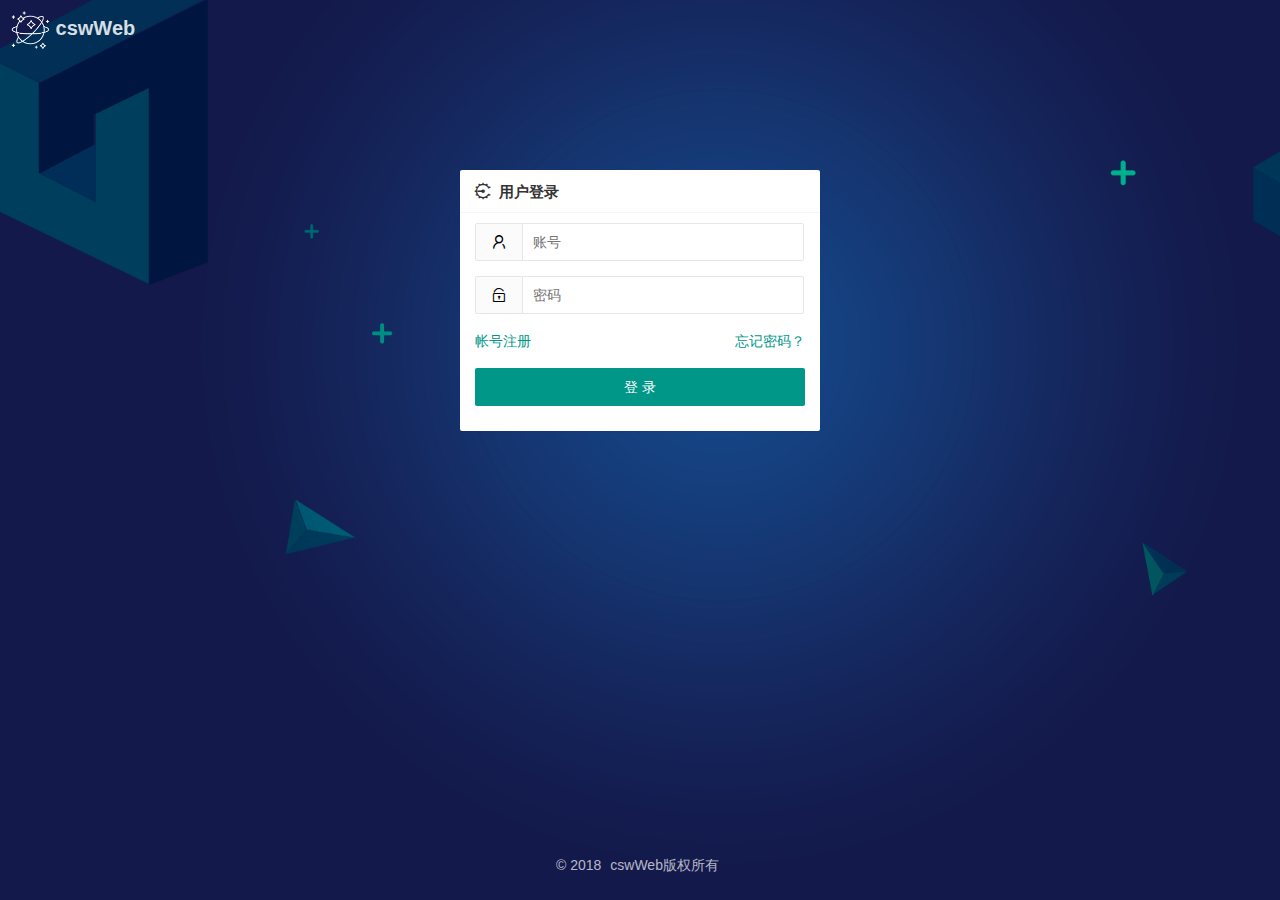
<file: index.html>
<!DOCTYPE html>
<html>

<head>
    <meta http-equiv="X-UA-Compatible" content="IE=edge,chrome=1">
    <meta name="viewport" content="width=device-width, initial-scale=1, maximum-scale=1">
    <meta charset="utf-8"/>
    <title>用户登录</title>
    <link rel="stylesheet" href="assets/libs/layui/css/layui.css"/>
    <link rel="stylesheet" href="assets/css/login.css" media="all">
</head>

<body>
<div class="login-wrapper">

    <div class="login-header">
        <img src="assets/images/logo.png"> cswWeb
    </div>

    <div class=" login-body">
        <div class="layui-card">
            <div class="layui-card-header">
                <i class="layui-icon layui-icon-engine"></i>&nbsp;&nbsp;用户登录
            </div>
            <div class="layui-card-body layui-form layui-form-pane">
                <div class="layui-form-item">
                    <label class="layui-form-label"><i class="layui-icon layui-icon-username"></i></label>
                    <div class="layui-input-block">
                        <input name="username" type="text" lay-verify="required" placeholder="账号"
                               class="layui-input">
                    </div>
                </div>
                <div class="layui-form-item">
                    <label class="layui-form-label"><i class="layui-icon layui-icon-password"></i></label>
                    <div class="layui-input-block">
                        <input name="password" type="password" lay-verify="required" placeholder="密码"
                               class="layui-input">
                    </div>
                </div>
                <!--<div class="layui-form-item">-->
                <!--<label class="layui-form-label"><i class="layui-icon layui-icon-vercode"></i></label>-->
                <!--<div class="layui-input-block">-->
                <!--<div class="layui-row inline-block">-->
                <!--<div class="layui-col-xs7">-->
                <!--<input name="code" type="text" lay-verify="required" placeholder="验证码"-->
                <!--class="layui-input">-->
                <!--</div>-->
                <!--<div class="layui-col-xs5" style="padding-left: 10px;">-->
                <!--<img class="login-captcha" src="https://www.oschina.net/action/user/captcha">-->
                <!--</div>-->
                <!--</div>-->
                <!--</div>-->
                <!--</div>-->
                <div class="layui-form-item">
                    <a href="javascript:;" class="layui-link">帐号注册</a>
                    <a href="javascript:;" class="layui-link pull-right">忘记密码？</a>
                </div>
                <div class="layui-form-item">
                    <button lay-filter="login-submit" class="layui-btn layui-btn-fluid" lay-submit>登 录</button>
                </div>
                <!--<div class="layui-form-item login-other">-->
                <!--<label>第三方登录</label>-->
                <!--<a href="javascript:;"><i class="layui-icon layui-icon-login-qq"></i></a>-->
                <!--<a href="javascript:;"><i class="layui-icon layui-icon-login-wechat"></i></a>-->
                <!--<a href="javascript:;"><i class="layui-icon layui-icon-login-weibo"></i></a>-->
                <!--</div>-->
            </div>
        </div>
    </div>

    <div class="login-footer">
        <p>© 2018 <a href="javascript:;" target="_blank">cswWeb版权所有</a></p>
        <!--<p>-->
        <!--<span><a href="https://github.com/whvcse/EasyWeb" target="_blank">前往github</a></span>-->
        <!--<span><a href="https://gitee.com/whvse/EasyWeb" target="_blank">前往gitee</a></span>-->
        <!--<span><a href="javascript:;" target="_blank">文档说明</a></span>-->
        <!--</p>-->
    </div>
</div>

<script type="text/javascript" src="assets/libs/layui/layui.js"></script>
<script>
    layui.config({
        base: 'module/'
    }).use(['config', 'form'], function () {
        var $ = layui.jquery;
        var form = layui.form;
        var config = layui.config;

        if (config.getToken()) {
            // location.replace('./');
            // return;
        }

        // 表单提交
        form.on('submit(login-submit)', function (obj) {
            var field = obj.field;
            field.grant_type = 'password';
            field.scope = 'select';
            field.client_id = config.client_id;
            field.client_secret = config.client_secret;
            // console.log(field);
            layer.load(2);
            $.ajax({
                url: config.base_server + '/oauth/token',
                data: field,
                type: 'POST',
                dataType: 'JSON',
                success: function (data) {
                    // console.log(data);
                    if (data.access_token) {
                        config.putToken(data);
                        // layer.msg('登录成功', {icon: 1}, function () {
                        //     location.replace('./main.html');
                        // });
                        // layer.msg('登录成功', {icon: 1});
                        location.replace('./main.html');
                    } else {
                        layer.closeAll('loading');
                        layer.msg('登录失败，请联系管理员', {icon: 5});
                    }
                },
                error: function (xhr) {
                    console.log(xhr);
                    layer.closeAll('loading');
                    if (xhr.status === 400) {
                        layer.msg('账号或密码错误', {icon: 5});
                    }
                }
            });
        });

        // // 图形验证码
        // $('.login-captcha').click(function () {
        //     this.src = this.src + '?t=' + (new Date).getTime();
        // });
    });
</script>
</body>
</html>
</file>
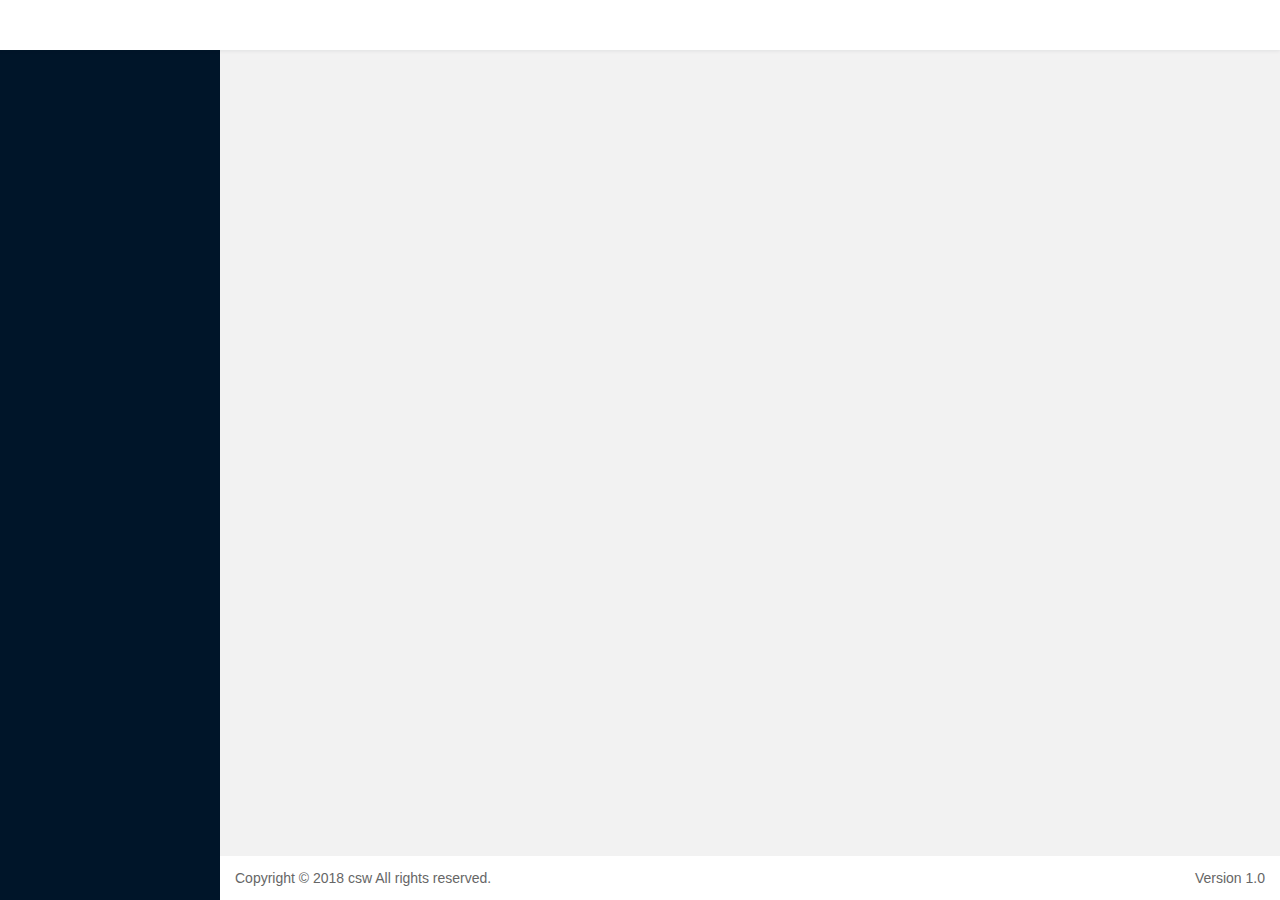
<file: main.html>
<!DOCTYPE html>
<html>

<head>
    <meta http-equiv="X-UA-Compatible" content="IE=edge,chrome=1">
    <meta charset="utf-8"/>
    <title>cswWeb</title>
    <meta name="viewport" content="width=device-width, initial-scale=1, maximum-scale=1">
    <link rel="stylesheet" href="assets/libs/layui/css/layui.css"/>
    <link rel="stylesheet" href="assets/css/font-awesome.css"/>
    <link rel="stylesheet" href="assets/css/admin.css"/>
    <link rel="stylesheet" href="module/formSelects/formSelects-v4.css"/>
    <link rel="stylesheet" href="assets/libs/zTree/css/zTreeStyle/zTreeStyle.css"/>
    <!--<link rel="stylesheet" href="assets/css/theme-blue.css"/>--> <!-- 自定义主题，使用cswWeb主题生成器生成 -->
</head>

<body class="layui-layout-body">
<div class="layui-layout layui-layout-admin">
    <!-- 头部 -->
    <div class="layui-header" p-com="header"></div>

    <!-- 侧边栏 -->
    <div class="layui-side" p-com="side"></div>

    <!-- 主体部分 -->
    <div class="layui-body">
        <div class="layui-tab" lay-allowClose="true" lay-filter="admin-pagetabs">
            <ul class="layui-tab-title">
            </ul>
            <div class="layui-tab-content">
            </div>
        </div>
        <div class="layui-icon admin-tabs-control layui-icon-prev" ew-event="leftPage"></div>
        <div class="layui-icon admin-tabs-control layui-icon-next" ew-event="rightPage"></div>
        <div class="layui-icon admin-tabs-control layui-icon-down">
            <ul class="layui-nav admin-tabs-select" lay-filter="admin-pagetabs-nav">
                <li class="layui-nav-item" lay-unselect>
                    <a href="javascript:;"></a>
                    <dl class="layui-nav-child layui-anim-fadein">
                        <dd ew-event="closeThisTabs" lay-unselect><a href="javascript:;">关闭当前页</a></dd>
                        <dd ew-event="closeOtherTabs" lay-unselect><a href="javascript:;">关闭其它页</a></dd>
                        <dd ew-event="closeAllTabs" lay-unselect><a href="javascript:;">关闭全部</a></dd>
                    </dl>
                </li>
            </ul>
        </div>
    </div>

    <!-- 底部 -->
    <div class="layui-footer">Copyright © 2018 csw All rights reserved. <span class="pull-right">Version 1.0</span>
    </div>

    <!-- 手机屏幕遮罩层 -->
    <div class="site-mobile-shade"></div>
</div>

<script type="text/javascript" src="assets/libs/jquery-3.2.1.min.js"></script>
<script type="text/javascript" src="assets/libs/q.js"></script>
<script type="text/javascript" src="assets/libs/pandyle.min.js"></script>
<script type="text/javascript" src="assets/libs/layui/layui.js"></script>
<script type="text/javascript" src="assets/libs/zTree/js/jquery.ztree.all-3.5.min.js"></script>

<script>
    layui.config({
        base: 'module/'
    }).extend({
        formSelects: 'formSelects/formSelects-v4',
        treetable: 'treetable-lay/treetable'
    }).use(['config', 'main', 'element'], function () {
        var config = layui.config;
        var main = layui.main;
        var element = layui.element;
        var $ = layui.$;

        // 检查是否登录
        if (!config.getToken() || config.getToken() === '') {
            // location.replace('index.html');
            return;
        }

        // 检查多标签功能是否开启
        main.checkPageTabs();

        // 获取当前用户信息
        main.getUser(function (user) {
            $('.layui-layout-admin .layui-header').vm(user);
            main.initLeftNav();
            element.render('nav');
            main.initRouter();
            main.bindEvent();
        });

    });
</script>
</body>

</html>
</file>
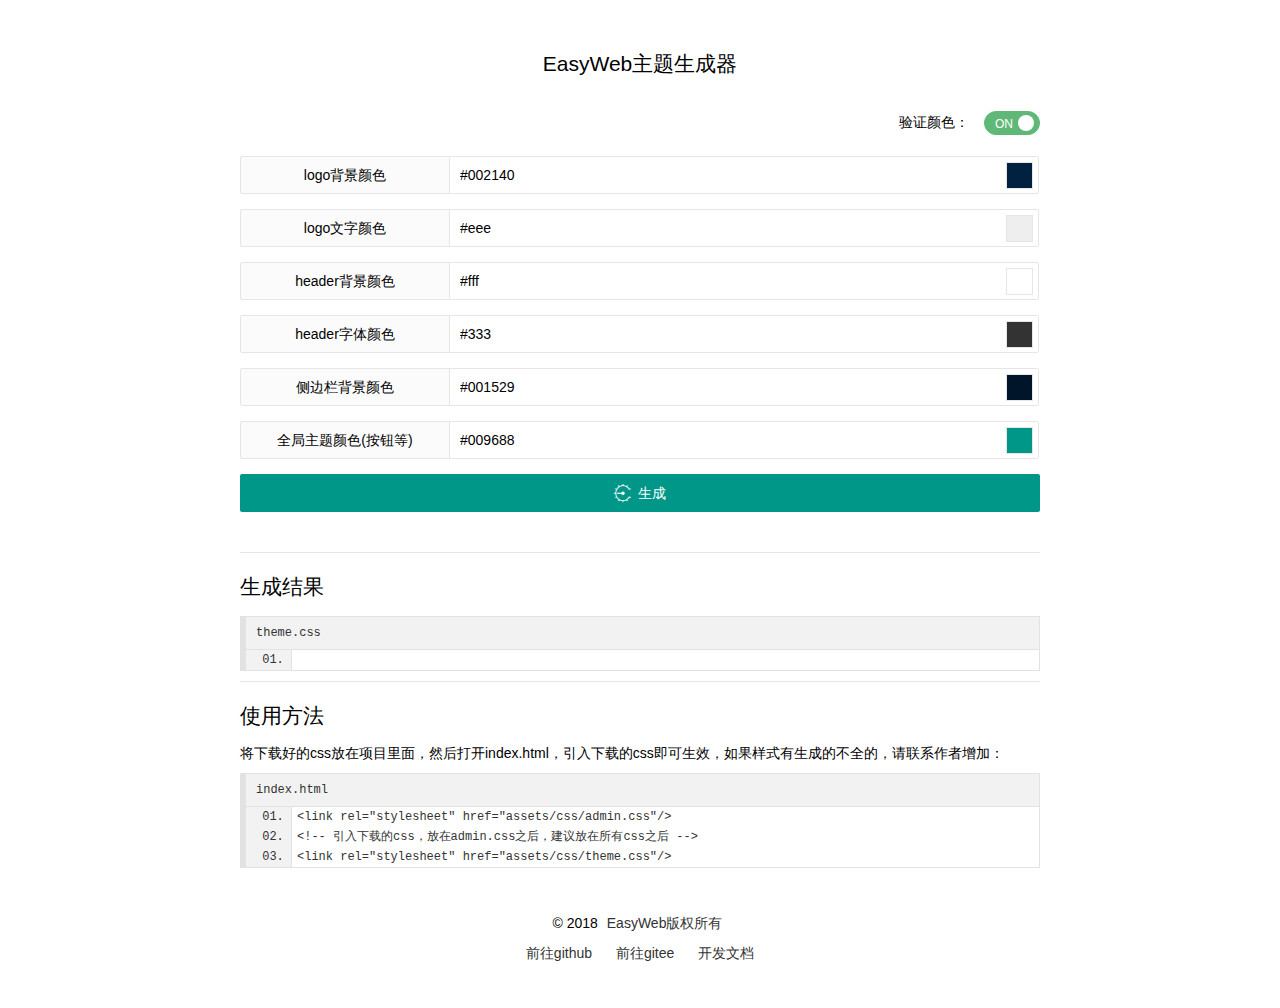
<file: docs/generater_theme.html>
<!DOCTYPE html>
<html>

<head>
    <meta http-equiv="X-UA-Compatible" content="IE=edge,chrome=1">
    <meta charset="utf-8"/>
    <title>EasyWeb主题生成器</title>
    <meta name="viewport" content="width=device-width, initial-scale=1, maximum-scale=1">
    <link rel="stylesheet" href="../assets/libs/layui/css/layui.css"/>
    <style>
        .layui-form-pane .layui-form-label {
            width: 210px;
        }

        .layui-form-pane .layui-input-block {
            margin-left: 210px;
        }

        .color-demo {
            height: 25px;
            width: 25px;
            border: 1px solid #e6e6e6;
            float: right;
            margin-top: -32px;
            margin-right: 6px;
            background-color: #FBFBFB;
        }

        .login-footer {
            text-align: center;
            line-height: 30px;
            padding-bottom: 20px;
            margin-top: 40px;
        }

        .login-footer span {
            padding: 0 5px
        }

        .login-footer a {
            padding: 0 5px;
        }

        .login-footer a:hover {
            color: #000 !important;
        }
    </style>
</head>

<body>
<div style="margin: 0 auto; max-width: 800px;padding: 20px;">
    <h2 style="text-align: center;margin-bottom: 25px;margin-top: 30px;">EasyWeb主题生成器</h2>
    <div class="layui-form" style="margin-bottom: 15px;text-align: right">
        <div class="layui-inline">
            <label class="layui-form-label">验证颜色：</label>
            <div class="layui-input-inline" id="yxys">
                <input type="checkbox" name="yyy" lay-skin="switch" lay-text="ON|OFF" lay-filter="ck-yz" checked>
            </div>
        </div>
    </div>
    <div class="layui-form layui-form-pane">
        <div class="layui-form-item">
            <label class="layui-form-label">logo背景颜色</label>
            <div class="layui-input-block">
                <input name="logo" class="layui-input" type="text" value="#002140" lay-verify="required">
                <div class="color-demo"></div>
            </div>
        </div>
        <div class="layui-form-item">
            <label class="layui-form-label">logo文字颜色</label>
            <div class="layui-input-block">
                <input name="logo_font" class="layui-input" value="#eee" type="text" lay-verify="required">
                <div class="color-demo"></div>
            </div>
        </div>
        <div class="layui-form-item">
            <label class="layui-form-label">header背景颜色</label>
            <div class="layui-input-block">
                <input name="header" class="layui-input" type="text" value="#fff" lay-verify="required">
                <div class="color-demo"></div>
            </div>
        </div>
        <div class="layui-form-item">
            <label class="layui-form-label">header字体颜色</label>
            <div class="layui-input-block">
                <input name="header_font" class="layui-input" value="#333" type="text" lay-verify="required">
                <div class="color-demo"></div>
            </div>
        </div>
        <div class="layui-form-item">
            <label class="layui-form-label">侧边栏背景颜色</label>
            <div class="layui-input-block">
                <input name="side" class="layui-input" type="text" value="#001529" lay-verify="required">
                <div class="color-demo"></div>
            </div>
        </div>
        <div class="layui-form-item">
            <label class="layui-form-label">全局主题颜色(按钮等)</label>
            <div class="layui-input-block">
                <input name="primary" class="layui-input" type="text" value="#009688" lay-verify="required">
                <div class="color-demo"></div>
            </div>
        </div>
        <div class="layui-form-item">
            <button class="layui-btn layui-btn-fluid" lay-submit lay-filter="form-sub"><i
                    class="layui-icon layui-icon-engine"></i> 生成
            </button>
        </div>
        <div class="layui-form-item">
            <button class="layui-btn layui-btn-fluid" id="btn-down"><i
                    class="layui-icon layui-icon-download-circle"></i> 下载
            </button>
        </div>
    </div>
    <hr>
    <h2 style="margin-top: 20px;margin-bottom: 15px;">生成结果</h2>
    <pre class="layui-code" id="tv-rs" lay-title="theme.css"></pre>

    <hr>

    <h2 style="margin-top: 20px;margin-bottom: 15px;">使用方法</h2>
    <p>将下载好的css放在项目里面，然后打开index.html，引入下载的css即可生效，如果样式有生成的不全的，请联系作者增加：</p>
    <pre class="layui-code" id="tv-jc" lay-title="index.html" lay-encode="true"></pre>

    <div class="login-footer">
        <p>© 2018 <a href="javascript:;" target="_blank">EasyWeb版权所有</a></p>
        <p>
            <span><a href="https://github.com/whvcse/EasyWebPage" target="_blank">前往github</a></span>
            <span><a href="https://gitee.com/whvse/EasyWebPage" target="_blank">前往gitee</a></span>
            <span><a href="https://whvse.gitee.io/easywebpage/docs/" target="_blank">开发文档</a></span>
        </p>
    </div>
</div>

<script type="text/javascript" src="../assets/libs/jquery-3.2.1.min.js"></script>
<script type="text/javascript" src="../assets/libs/layui/layui.js"></script>
<script type="text/javascript" src="FileSaver.min.js"></script>

<script>
    layui.use(['element', 'form', 'code', 'util', 'layer'], function () {
        var element = layui.element;
        var form = layui.form;
        var util = layui.util;
        var layer = layui.layer;
        var isVer = true;

        $('#tv-jc').text('<link rel="stylesheet" href="assets/css/admin.css"/>\n' +
            '<!-- 引入下载的css，放在admin.css之后，建议放在所有css之后 -->\n' +
            '<link rel="stylesheet" href="assets/css/theme.css"/>');
        layui.code({about: false});
        $('#btn-down').hide();

        var tpl;

        form.on('submit(form-sub)', function (data) {
            for (var key in data.field) {
                var colorValue = data.field[key];
                if (!isVer || /^#[0-9a-fA-F]{3,6}$/.test(colorValue)) {
                    tpl = tpl.replace(new RegExp('{{' + key + '}}', 'gm'), colorValue);
                    layer.msg('生成完成', {icon: 6});
                    $('#btn-down').show();
                } else {
                    layer.msg(key + '颜色值输入错误', {icon: 5});
                    return false;
                }
            }
            $('#tv-rs').text(tpl);
            layui.code({elem: '#tv-rs', about: false});
        });

        layer.load(2);
        $.get('theme.tpl', function (data) {
            tpl = data;
            layer.closeAll('loading');
        });

        $(".layui-form input[type='text']").on('input', function () {
            var colorValue = $(this).val();
            if (!isVer || /^#[0-9a-fA-F]{3,6}$/.test(colorValue)) {
                $(this).parent().find('.color-demo').css('background-color', colorValue);
            } else {
                $(this).parent().find('.color-demo').css('background-color', '#FBFBFB');
            }
        });

        $('#btn-down').click(function () {
            var file = new File([tpl], "theme.css", {type: "text/plain;charset=utf-8"});
            saveAs(file);
        });

        $(".layui-form input[type='text']").trigger('input');

        //固定Bar
        util.fixbar({bgcolor: '#009688'});

        form.on('switch(ck-yz)', function (data) {
            isVer = data.elem.checked;
        });

        $('#yxys').hover(function () {
            layer.tips('目前只校验16进制颜色值，如需rgb颜色，请关闭校验！', this, {tips: [1, '#344058']});
        }, function () {
            layer.closeAll('tips');
        });
    });
</script>
</body>

</html>
</file>
<file: assets/libs/layui/css/layui.css>
/** layui-v2.3.0 MIT License By https://www.layui.com */
 .layui-inline,img{display:inline-block;vertical-align:middle}.layui-rate,li{list-style:none}h1,h2,h3,h4,h5,h6{font-weight:400}.layui-edge,.layui-header,.layui-inline,.layui-main{position:relative}.layui-btn,.layui-edge,.layui-inline,img{vertical-align:middle}.layui-btn,.layui-disabled,.layui-icon,.layui-unselect{-webkit-user-select:none;-ms-user-select:none;-moz-user-select:none}blockquote,body,button,dd,div,dl,dt,form,h1,h2,h3,h4,h5,h6,input,li,ol,p,pre,td,textarea,th,ul{margin:0;padding:0;-webkit-tap-highlight-color:rgba(0,0,0,0)}a:active,a:hover{outline:0}img{border:none}table{border-collapse:collapse;border-spacing:0}h4,h5,h6{font-size:100%}button,input,optgroup,option,select,textarea{font-family:inherit;font-size:inherit;font-style:inherit;font-weight:inherit;outline:0}pre{white-space:pre-wrap;white-space:-moz-pre-wrap;white-space:-pre-wrap;white-space:-o-pre-wrap;word-wrap:break-word}body{line-height:24px;font:14px Helvetica Neue,Helvetica,PingFang SC,\5FAE\8F6F\96C5\9ED1,Tahoma,Arial,sans-serif}hr{height:1px;margin:10px 0;border:0;clear:both}a{color:#333;text-decoration:none}a:hover{color:#777}a cite{font-style:normal;*cursor:pointer}.layui-border-box,.layui-border-box *{box-sizing:border-box}.layui-box,.layui-box *{box-sizing:content-box}.layui-clear{clear:both;*zoom:1}.layui-clear:after{content:'\20';clear:both;*zoom:1;display:block;height:0}.layui-inline{*display:inline;*zoom:1}.layui-edge{display:inline-block;width:0;height:0;border-width:6px;border-style:dashed;border-color:transparent;overflow:hidden}.layui-edge-top{top:-4px;border-bottom-color:#999;border-bottom-style:solid}.layui-edge-right{border-left-color:#999;border-left-style:solid}.layui-edge-bottom{top:2px;border-top-color:#999;border-top-style:solid}.layui-edge-left{border-right-color:#999;border-right-style:solid}.layui-elip{text-overflow:ellipsis;overflow:hidden;white-space:nowrap}.layui-disabled,.layui-disabled:hover{color:#d2d2d2!important;cursor:not-allowed!important}.layui-circle{border-radius:100%}.layui-show{display:block!important}.layui-hide{display:none!important}@font-face{font-family:layui-icon;src:url(../font/iconfont.eot?v=230);src:url(../font/iconfont.eot?v=230#iefix) format('embedded-opentype'),url(../font/iconfont.svg?v=230#iconfont) format('svg'),url(../font/iconfont.woff?v=230) format('woff'),url(../font/iconfont.ttf?v=230) format('truetype')}.layui-icon{font-family:layui-icon!important;font-size:16px;font-style:normal;-webkit-font-smoothing:antialiased;-moz-osx-font-smoothing:grayscale}.layui-icon-reply-fill:before{content:"\e611"}.layui-icon-set-fill:before{content:"\e614"}.layui-icon-menu-fill:before{content:"\e60f"}.layui-icon-search:before{content:"\e615"}.layui-icon-share:before{content:"\e641"}.layui-icon-set-sm:before{content:"\e620"}.layui-icon-engine:before{content:"\e628"}.layui-icon-close:before{content:"\1006"}.layui-icon-close-fill:before{content:"\1007"}.layui-icon-chart-screen:before{content:"\e629"}.layui-icon-star:before{content:"\e600"}.layui-icon-circle-dot:before{content:"\e617"}.layui-icon-chat:before{content:"\e606"}.layui-icon-release:before{content:"\e609"}.layui-icon-list:before{content:"\e60a"}.layui-icon-chart:before{content:"\e62c"}.layui-icon-ok-circle:before{content:"\1005"}.layui-icon-layim-theme:before{content:"\e61b"}.layui-icon-table:before{content:"\e62d"}.layui-icon-right:before{content:"\e602"}.layui-icon-left:before{content:"\e603"}.layui-icon-cart-simple:before{content:"\e698"}.layui-icon-face-cry:before{content:"\e69c"}.layui-icon-face-smile:before{content:"\e6af"}.layui-icon-survey:before{content:"\e6b2"}.layui-icon-tree:before{content:"\e62e"}.layui-icon-upload-circle:before{content:"\e62f"}.layui-icon-add-circle:before{content:"\e61f"}.layui-icon-download-circle:before{content:"\e601"}.layui-icon-templeate-1:before{content:"\e630"}.layui-icon-util:before{content:"\e631"}.layui-icon-face-surprised:before{content:"\e664"}.layui-icon-edit:before{content:"\e642"}.layui-icon-speaker:before{content:"\e645"}.layui-icon-down:before{content:"\e61a"}.layui-icon-file:before{content:"\e621"}.layui-icon-layouts:before{content:"\e632"}.layui-icon-rate-half:before{content:"\e6c9"}.layui-icon-add-circle-fine:before{content:"\e608"}.layui-icon-prev-circle:before{content:"\e633"}.layui-icon-read:before{content:"\e705"}.layui-icon-404:before{content:"\e61c"}.layui-icon-carousel:before{content:"\e634"}.layui-icon-help:before{content:"\e607"}.layui-icon-code-circle:before{content:"\e635"}.layui-icon-water:before{content:"\e636"}.layui-icon-username:before{content:"\e66f"}.layui-icon-find-fill:before{content:"\e670"}.layui-icon-about:before{content:"\e60b"}.layui-icon-location:before{content:"\e715"}.layui-icon-up:before{content:"\e619"}.layui-icon-pause:before{content:"\e651"}.layui-icon-date:before{content:"\e637"}.layui-icon-layim-uploadfile:before{content:"\e61d"}.layui-icon-delete:before{content:"\e640"}.layui-icon-play:before{content:"\e652"}.layui-icon-top:before{content:"\e604"}.layui-icon-friends:before{content:"\e612"}.layui-icon-refresh-3:before{content:"\e9aa"}.layui-icon-ok:before{content:"\e605"}.layui-icon-layer:before{content:"\e638"}.layui-icon-face-smile-fine:before{content:"\e60c"}.layui-icon-dollar:before{content:"\e659"}.layui-icon-group:before{content:"\e613"}.layui-icon-layim-download:before{content:"\e61e"}.layui-icon-picture-fine:before{content:"\e60d"}.layui-icon-link:before{content:"\e64c"}.layui-icon-diamond:before{content:"\e735"}.layui-icon-log:before{content:"\e60e"}.layui-icon-rate-solid:before{content:"\e67a"}.layui-icon-fonts-del:before{content:"\e64f"}.layui-icon-unlink:before{content:"\e64d"}.layui-icon-fonts-clear:before{content:"\e639"}.layui-icon-triangle-r:before{content:"\e623"}.layui-icon-circle:before{content:"\e63f"}.layui-icon-radio:before{content:"\e643"}.layui-icon-align-center:before{content:"\e647"}.layui-icon-align-right:before{content:"\e648"}.layui-icon-align-left:before{content:"\e649"}.layui-icon-loading-1:before{content:"\e63e"}.layui-icon-return:before{content:"\e65c"}.layui-icon-fonts-strong:before{content:"\e62b"}.layui-icon-upload:before{content:"\e67c"}.layui-icon-dialogue:before{content:"\e63a"}.layui-icon-video:before{content:"\e6ed"}.layui-icon-headset:before{content:"\e6fc"}.layui-icon-cellphone-fine:before{content:"\e63b"}.layui-icon-add-1:before{content:"\e654"}.layui-icon-face-smile-b:before{content:"\e650"}.layui-icon-fonts-html:before{content:"\e64b"}.layui-icon-form:before{content:"\e63c"}.layui-icon-cart:before{content:"\e657"}.layui-icon-camera-fill:before{content:"\e65d"}.layui-icon-tabs:before{content:"\e62a"}.layui-icon-fonts-code:before{content:"\e64e"}.layui-icon-fire:before{content:"\e756"}.layui-icon-set:before{content:"\e716"}.layui-icon-fonts-u:before{content:"\e646"}.layui-icon-triangle-d:before{content:"\e625"}.layui-icon-tips:before{content:"\e702"}.layui-icon-picture:before{content:"\e64a"}.layui-icon-more-vertical:before{content:"\e671"}.layui-icon-flag:before{content:"\e66c"}.layui-icon-loading:before{content:"\e63d"}.layui-icon-fonts-i:before{content:"\e644"}.layui-icon-refresh-1:before{content:"\e666"}.layui-icon-rmb:before{content:"\e65e"}.layui-icon-home:before{content:"\e68e"}.layui-icon-user:before{content:"\e770"}.layui-icon-notice:before{content:"\e667"}.layui-icon-login-weibo:before{content:"\e675"}.layui-icon-voice:before{content:"\e688"}.layui-icon-upload-drag:before{content:"\e681"}.layui-icon-login-qq:before{content:"\e676"}.layui-icon-snowflake:before{content:"\e6b1"}.layui-icon-file-b:before{content:"\e655"}.layui-icon-template:before{content:"\e663"}.layui-icon-auz:before{content:"\e672"}.layui-icon-console:before{content:"\e665"}.layui-icon-app:before{content:"\e653"}.layui-icon-prev:before{content:"\e65a"}.layui-icon-website:before{content:"\e7ae"}.layui-icon-next:before{content:"\e65b"}.layui-icon-component:before{content:"\e857"}.layui-icon-more:before{content:"\e65f"}.layui-icon-login-wechat:before{content:"\e677"}.layui-icon-shrink-right:before{content:"\e668"}.layui-icon-spread-left:before{content:"\e66b"}.layui-icon-camera:before{content:"\e660"}.layui-icon-note:before{content:"\e66e"}.layui-icon-refresh:before{content:"\e669"}.layui-icon-female:before{content:"\e661"}.layui-icon-male:before{content:"\e662"}.layui-icon-password:before{content:"\e673"}.layui-icon-senior:before{content:"\e674"}.layui-icon-theme:before{content:"\e66a"}.layui-icon-tread:before{content:"\e6c5"}.layui-icon-praise:before{content:"\e6c6"}.layui-icon-star-fill:before{content:"\e658"}.layui-icon-rate:before{content:"\e67b"}.layui-icon-template-1:before{content:"\e656"}.layui-icon-vercode:before{content:"\e679"}.layui-icon-cellphone:before{content:"\e678"}.layui-icon-screen-full:before{content:"\e622"}.layui-icon-screen-restore:before{content:"\e758"}.layui-main{width:1140px;margin:0 auto}.layui-header{z-index:1000;height:60px}.layui-header a:hover{transition:all .5s;-webkit-transition:all .5s}.layui-side{position:fixed;left:0;top:0;bottom:0;z-index:999;width:200px;overflow-x:hidden}.layui-side-scroll{position:relative;width:220px;height:100%;overflow-x:hidden}.layui-body{position:absolute;left:200px;right:0;top:0;bottom:0;z-index:998;width:auto;overflow:hidden;overflow-y:auto;box-sizing:border-box}.layui-layout-body{overflow:hidden}.layui-layout-admin .layui-header{background-color:#23262E}.layui-layout-admin .layui-side{top:60px;width:200px;overflow-x:hidden}.layui-layout-admin .layui-body{top:60px;bottom:44px}.layui-layout-admin .layui-main{width:auto;margin:0 15px}.layui-layout-admin .layui-footer{position:fixed;left:200px;right:0;bottom:0;height:44px;line-height:44px;padding:0 15px;background-color:#eee}.layui-layout-admin .layui-logo{position:absolute;left:0;top:0;width:200px;height:100%;line-height:60px;text-align:center;color:#009688;font-size:16px}.layui-layout-admin .layui-header .layui-nav{background:0 0}.layui-layout-left{position:absolute!important;left:200px;top:0}.layui-layout-right{position:absolute!important;right:0;top:0}.layui-container{position:relative;margin:0 auto;padding:0 15px;box-sizing:border-box}.layui-fluid{position:relative;margin:0 auto;padding:0 15px}.layui-row:after,.layui-row:before{content:'';display:block;clear:both}.layui-col-lg1,.layui-col-lg10,.layui-col-lg11,.layui-col-lg12,.layui-col-lg2,.layui-col-lg3,.layui-col-lg4,.layui-col-lg5,.layui-col-lg6,.layui-col-lg7,.layui-col-lg8,.layui-col-lg9,.layui-col-md1,.layui-col-md10,.layui-col-md11,.layui-col-md12,.layui-col-md2,.layui-col-md3,.layui-col-md4,.layui-col-md5,.layui-col-md6,.layui-col-md7,.layui-col-md8,.layui-col-md9,.layui-col-sm1,.layui-col-sm10,.layui-col-sm11,.layui-col-sm12,.layui-col-sm2,.layui-col-sm3,.layui-col-sm4,.layui-col-sm5,.layui-col-sm6,.layui-col-sm7,.layui-col-sm8,.layui-col-sm9,.layui-col-xs1,.layui-col-xs10,.layui-col-xs11,.layui-col-xs12,.layui-col-xs2,.layui-col-xs3,.layui-col-xs4,.layui-col-xs5,.layui-col-xs6,.layui-col-xs7,.layui-col-xs8,.layui-col-xs9{position:relative;display:block;box-sizing:border-box}.layui-col-xs1,.layui-col-xs10,.layui-col-xs11,.layui-col-xs12,.layui-col-xs2,.layui-col-xs3,.layui-col-xs4,.layui-col-xs5,.layui-col-xs6,.layui-col-xs7,.layui-col-xs8,.layui-col-xs9{float:left}.layui-col-xs1{width:8.33333333%}.layui-col-xs2{width:16.66666667%}.layui-col-xs3{width:25%}.layui-col-xs4{width:33.33333333%}.layui-col-xs5{width:41.66666667%}.layui-col-xs6{width:50%}.layui-col-xs7{width:58.33333333%}.layui-col-xs8{width:66.66666667%}.layui-col-xs9{width:75%}.layui-col-xs10{width:83.33333333%}.layui-col-xs11{width:91.66666667%}.layui-col-xs12{width:100%}.layui-col-xs-offset1{margin-left:8.33333333%}.layui-col-xs-offset2{margin-left:16.66666667%}.layui-col-xs-offset3{margin-left:25%}.layui-col-xs-offset4{margin-left:33.33333333%}.layui-col-xs-offset5{margin-left:41.66666667%}.layui-col-xs-offset6{margin-left:50%}.layui-col-xs-offset7{margin-left:58.33333333%}.layui-col-xs-offset8{margin-left:66.66666667%}.layui-col-xs-offset9{margin-left:75%}.layui-col-xs-offset10{margin-left:83.33333333%}.layui-col-xs-offset11{margin-left:91.66666667%}.layui-col-xs-offset12{margin-left:100%}@media screen and (max-width:768px){.layui-hide-xs{display:none!important}.layui-show-xs-block{display:block!important}.layui-show-xs-inline{display:inline!important}.layui-show-xs-inline-block{display:inline-block!important}}@media screen and (min-width:768px){.layui-container{width:750px}.layui-hide-sm{display:none!important}.layui-show-sm-block{display:block!important}.layui-show-sm-inline{display:inline!important}.layui-show-sm-inline-block{display:inline-block!important}.layui-col-sm1,.layui-col-sm10,.layui-col-sm11,.layui-col-sm12,.layui-col-sm2,.layui-col-sm3,.layui-col-sm4,.layui-col-sm5,.layui-col-sm6,.layui-col-sm7,.layui-col-sm8,.layui-col-sm9{float:left}.layui-col-sm1{width:8.33333333%}.layui-col-sm2{width:16.66666667%}.layui-col-sm3{width:25%}.layui-col-sm4{width:33.33333333%}.layui-col-sm5{width:41.66666667%}.layui-col-sm6{width:50%}.layui-col-sm7{width:58.33333333%}.layui-col-sm8{width:66.66666667%}.layui-col-sm9{width:75%}.layui-col-sm10{width:83.33333333%}.layui-col-sm11{width:91.66666667%}.layui-col-sm12{width:100%}.layui-col-sm-offset1{margin-left:8.33333333%}.layui-col-sm-offset2{margin-left:16.66666667%}.layui-col-sm-offset3{margin-left:25%}.layui-col-sm-offset4{margin-left:33.33333333%}.layui-col-sm-offset5{margin-left:41.66666667%}.layui-col-sm-offset6{margin-left:50%}.layui-col-sm-offset7{margin-left:58.33333333%}.layui-col-sm-offset8{margin-left:66.66666667%}.layui-col-sm-offset9{margin-left:75%}.layui-col-sm-offset10{margin-left:83.33333333%}.layui-col-sm-offset11{margin-left:91.66666667%}.layui-col-sm-offset12{margin-left:100%}}@media screen and (min-width:992px){.layui-container{width:970px}.layui-hide-md{display:none!important}.layui-show-md-block{display:block!important}.layui-show-md-inline{display:inline!important}.layui-show-md-inline-block{display:inline-block!important}.layui-col-md1,.layui-col-md10,.layui-col-md11,.layui-col-md12,.layui-col-md2,.layui-col-md3,.layui-col-md4,.layui-col-md5,.layui-col-md6,.layui-col-md7,.layui-col-md8,.layui-col-md9{float:left}.layui-col-md1{width:8.33333333%}.layui-col-md2{width:16.66666667%}.layui-col-md3{width:25%}.layui-col-md4{width:33.33333333%}.layui-col-md5{width:41.66666667%}.layui-col-md6{width:50%}.layui-col-md7{width:58.33333333%}.layui-col-md8{width:66.66666667%}.layui-col-md9{width:75%}.layui-col-md10{width:83.33333333%}.layui-col-md11{width:91.66666667%}.layui-col-md12{width:100%}.layui-col-md-offset1{margin-left:8.33333333%}.layui-col-md-offset2{margin-left:16.66666667%}.layui-col-md-offset3{margin-left:25%}.layui-col-md-offset4{margin-left:33.33333333%}.layui-col-md-offset5{margin-left:41.66666667%}.layui-col-md-offset6{margin-left:50%}.layui-col-md-offset7{margin-left:58.33333333%}.layui-col-md-offset8{margin-left:66.66666667%}.layui-col-md-offset9{margin-left:75%}.layui-col-md-offset10{margin-left:83.33333333%}.layui-col-md-offset11{margin-left:91.66666667%}.layui-col-md-offset12{margin-left:100%}}@media screen and (min-width:1200px){.layui-container{width:1170px}.layui-hide-lg{display:none!important}.layui-show-lg-block{display:block!important}.layui-show-lg-inline{display:inline!important}.layui-show-lg-inline-block{display:inline-block!important}.layui-col-lg1,.layui-col-lg10,.layui-col-lg11,.layui-col-lg12,.layui-col-lg2,.layui-col-lg3,.layui-col-lg4,.layui-col-lg5,.layui-col-lg6,.layui-col-lg7,.layui-col-lg8,.layui-col-lg9{float:left}.layui-col-lg1{width:8.33333333%}.layui-col-lg2{width:16.66666667%}.layui-col-lg3{width:25%}.layui-col-lg4{width:33.33333333%}.layui-col-lg5{width:41.66666667%}.layui-col-lg6{width:50%}.layui-col-lg7{width:58.33333333%}.layui-col-lg8{width:66.66666667%}.layui-col-lg9{width:75%}.layui-col-lg10{width:83.33333333%}.layui-col-lg11{width:91.66666667%}.layui-col-lg12{width:100%}.layui-col-lg-offset1{margin-left:8.33333333%}.layui-col-lg-offset2{margin-left:16.66666667%}.layui-col-lg-offset3{margin-left:25%}.layui-col-lg-offset4{margin-left:33.33333333%}.layui-col-lg-offset5{margin-left:41.66666667%}.layui-col-lg-offset6{margin-left:50%}.layui-col-lg-offset7{margin-left:58.33333333%}.layui-col-lg-offset8{margin-left:66.66666667%}.layui-col-lg-offset9{margin-left:75%}.layui-col-lg-offset10{margin-left:83.33333333%}.layui-col-lg-offset11{margin-left:91.66666667%}.layui-col-lg-offset12{margin-left:100%}}.layui-col-space1{margin:-.5px}.layui-col-space1>*{padding:.5px}.layui-col-space3{margin:-1.5px}.layui-col-space3>*{padding:1.5px}.layui-col-space5{margin:-2.5px}.layui-col-space5>*{padding:2.5px}.layui-col-space8{margin:-3.5px}.layui-col-space8>*{padding:3.5px}.layui-col-space10{margin:-5px}.layui-col-space10>*{padding:5px}.layui-col-space12{margin:-6px}.layui-col-space12>*{padding:6px}.layui-col-space15{margin:-7.5px}.layui-col-space15>*{padding:7.5px}.layui-col-space18{margin:-9px}.layui-col-space18>*{padding:9px}.layui-col-space20{margin:-10px}.layui-col-space20>*{padding:10px}.layui-col-space22{margin:-11px}.layui-col-space22>*{padding:11px}.layui-col-space25{margin:-12.5px}.layui-col-space25>*{padding:12.5px}.layui-col-space30{margin:-15px}.layui-col-space30>*{padding:15px}.layui-btn,.layui-input,.layui-select,.layui-textarea,.layui-upload-button{outline:0;-webkit-appearance:none;transition:all .3s;-webkit-transition:all .3s;box-sizing:border-box}.layui-elem-quote{margin-bottom:10px;padding:15px;line-height:22px;border-left:5px solid #009688;border-radius:0 2px 2px 0;background-color:#f2f2f2}.layui-quote-nm{border-style:solid;border-width:1px 1px 1px 5px;background:0 0}.layui-elem-field{margin-bottom:10px;padding:0;border-width:1px;border-style:solid}.layui-elem-field legend{margin-left:20px;padding:0 10px;font-size:20px;font-weight:300}.layui-field-title{margin:10px 0 20px;border-width:1px 0 0}.layui-field-box{padding:10px 15px}.layui-field-title .layui-field-box{padding:10px 0}.layui-progress{position:relative;height:6px;border-radius:20px;background-color:#e2e2e2}.layui-progress-bar{position:absolute;left:0;top:0;width:0;max-width:100%;height:6px;border-radius:20px;text-align:right;background-color:#5FB878;transition:all .3s;-webkit-transition:all .3s}.layui-progress-big,.layui-progress-big .layui-progress-bar{height:18px;line-height:18px}.layui-progress-text{position:relative;top:-20px;line-height:18px;font-size:12px;color:#666}.layui-progress-big .layui-progress-text{position:static;padding:0 10px;color:#fff}.layui-collapse{border-width:1px;border-style:solid;border-radius:2px}.layui-colla-content,.layui-colla-item{border-top-width:1px;border-top-style:solid}.layui-colla-item:first-child{border-top:none}.layui-colla-title{position:relative;height:42px;line-height:42px;padding:0 15px 0 35px;color:#333;background-color:#f2f2f2;cursor:pointer;font-size:14px;overflow:hidden}.layui-colla-content{display:none;padding:10px 15px;line-height:22px;color:#666}.layui-colla-icon{position:absolute;left:15px;top:0;font-size:14px}.layui-card-body,.layui-card-header,.layui-form-label,.layui-form-mid,.layui-form-select,.layui-input-block,.layui-input-inline,.layui-textarea{position:relative}.layui-card{margin-bottom:15px;border-radius:2px;background-color:#fff;box-shadow:0 1px 2px 0 rgba(0,0,0,.05)}.layui-card:last-child{margin-bottom:0}.layui-card-header{height:42px;line-height:42px;padding:0 15px;border-bottom:1px solid #f6f6f6;color:#333;border-radius:2px 2px 0 0;font-size:14px}.layui-bg-black,.layui-bg-blue,.layui-bg-cyan,.layui-bg-green,.layui-bg-orange,.layui-bg-red{color:#fff!important}.layui-card-body{padding:10px 15px;line-height:24px}.layui-card-body[pad15]{padding:15px}.layui-card-body[pad20]{padding:20px}.layui-card-body .layui-table{margin:5px 0}.layui-card .layui-tab{margin:0}.layui-panel-window{position:relative;padding:15px;border-radius:0;border-top:5px solid #E6E6E6;background-color:#fff}.layui-bg-red{background-color:#FF5722!important}.layui-bg-orange{background-color:#FFB800!important}.layui-bg-green{background-color:#009688!important}.layui-bg-cyan{background-color:#2F4056!important}.layui-bg-blue{background-color:#1E9FFF!important}.layui-bg-black{background-color:#393D49!important}.layui-bg-gray{background-color:#eee!important;color:#666!important}.layui-badge-rim,.layui-colla-content,.layui-colla-item,.layui-collapse,.layui-elem-field,.layui-form-pane .layui-form-item[pane],.layui-form-pane .layui-form-label,.layui-input,.layui-layedit,.layui-layedit-tool,.layui-quote-nm,.layui-select,.layui-tab-bar,.layui-tab-card,.layui-tab-title,.layui-tab-title .layui-this:after,.layui-textarea{border-color:#e6e6e6}.layui-timeline-item:before,hr{background-color:#e6e6e6}.layui-text{line-height:22px;font-size:14px;color:#666}.layui-text h1,.layui-text h2,.layui-text h3{font-weight:500;color:#333}.layui-text h1{font-size:30px}.layui-text h2{font-size:24px}.layui-text h3{font-size:18px}.layui-text a:not(.layui-btn){color:#01AAED}.layui-text a:not(.layui-btn):hover{text-decoration:underline}.layui-text ul{padding:5px 0 5px 15px}.layui-text ul li{margin-top:5px;list-style-type:disc}.layui-text em,.layui-word-aux{color:#999!important;padding:0 5px!important}.layui-btn{display:inline-block;height:38px;line-height:38px;padding:0 18px;background-color:#009688;color:#fff;white-space:nowrap;text-align:center;font-size:14px;border:none;border-radius:2px;cursor:pointer}.layui-btn:hover{opacity:.8;filter:alpha(opacity=80);color:#fff}.layui-btn:active{opacity:1;filter:alpha(opacity=100)}.layui-btn+.layui-btn{margin-left:10px}.layui-btn-container{font-size:0}.layui-btn-container .layui-btn{margin-right:10px;margin-bottom:10px}.layui-btn-container .layui-btn+.layui-btn{margin-left:0}.layui-table .layui-btn-container .layui-btn{margin-bottom:9px}.layui-btn-radius{border-radius:100px}.layui-btn .layui-icon{margin-right:3px;font-size:18px;vertical-align:bottom;vertical-align:middle\9}.layui-btn-primary{border:1px solid #C9C9C9;background-color:#fff;color:#555}.layui-btn-primary:hover{border-color:#009688;color:#333}.layui-btn-normal{background-color:#1E9FFF}.layui-btn-warm{background-color:#FFB800}.layui-btn-danger{background-color:#FF5722}.layui-btn-disabled,.layui-btn-disabled:active,.layui-btn-disabled:hover{border:1px solid #e6e6e6;background-color:#FBFBFB;color:#C9C9C9;cursor:not-allowed;opacity:1}.layui-btn-lg{height:44px;line-height:44px;padding:0 25px;font-size:16px}.layui-btn-sm{height:30px;line-height:30px;padding:0 10px;font-size:12px}.layui-btn-sm i{font-size:16px!important}.layui-btn-xs{height:22px;line-height:22px;padding:0 5px;font-size:12px}.layui-btn-xs i{font-size:14px!important}.layui-btn-group{display:inline-block;vertical-align:middle;font-size:0}.layui-btn-group .layui-btn{margin-left:0!important;margin-right:0!important;border-left:1px solid rgba(255,255,255,.5);border-radius:0}.layui-btn-group .layui-btn-primary{border-left:none}.layui-btn-group .layui-btn-primary:hover{border-color:#C9C9C9;color:#009688}.layui-btn-group .layui-btn:first-child{border-left:none;border-radius:2px 0 0 2px}.layui-btn-group .layui-btn-primary:first-child{border-left:1px solid #c9c9c9}.layui-btn-group .layui-btn:last-child{border-radius:0 2px 2px 0}.layui-btn-group .layui-btn+.layui-btn{margin-left:0}.layui-btn-group+.layui-btn-group{margin-left:10px}.layui-btn-fluid{width:100%}.layui-input,.layui-select,.layui-textarea{height:38px;line-height:1.3;line-height:38px\9;border-width:1px;border-style:solid;background-color:#fff;border-radius:2px}.layui-input::-webkit-input-placeholder,.layui-select::-webkit-input-placeholder,.layui-textarea::-webkit-input-placeholder{line-height:1.3}.layui-input,.layui-textarea{display:block;width:100%;padding-left:10px}.layui-input:hover,.layui-textarea:hover{border-color:#D2D2D2!important}.layui-input:focus,.layui-textarea:focus{border-color:#C9C9C9!important}.layui-textarea{min-height:100px;height:auto;line-height:20px;padding:6px 10px;resize:vertical}.layui-select{padding:0 10px}.layui-form input[type=checkbox],.layui-form input[type=radio],.layui-form select{display:none}.layui-form [lay-ignore]{display:initial}.layui-form-item{margin-bottom:15px;clear:both;*zoom:1}.layui-form-item:after{content:'\20';clear:both;*zoom:1;display:block;height:0}.layui-form-label{float:left;display:block;padding:9px 15px;width:80px;font-weight:400;line-height:20px;text-align:right}.layui-form-label-col{display:block;float:none;padding:9px 0;line-height:20px;text-align:left}.layui-form-item .layui-inline{margin-bottom:5px;margin-right:10px}.layui-input-block{margin-left:110px;min-height:36px}.layui-input-inline{display:inline-block;vertical-align:middle}.layui-form-item .layui-input-inline{float:left;width:190px;margin-right:10px}.layui-form-text .layui-input-inline{width:auto}.layui-form-mid{float:left;display:block;padding:9px 0!important;line-height:20px;margin-right:10px}.layui-form-danger+.layui-form-select .layui-input,.layui-form-danger:focus{border-color:#FF5722!important}.layui-form-select .layui-input{padding-right:30px;cursor:pointer}.layui-form-select .layui-edge{position:absolute;right:10px;top:50%;margin-top:-3px;cursor:pointer;border-width:6px;border-top-color:#c2c2c2;border-top-style:solid;transition:all .3s;-webkit-transition:all .3s}.layui-form-select dl{display:none;position:absolute;left:0;top:42px;padding:5px 0;z-index:999;min-width:100%;border:1px solid #d2d2d2;max-height:300px;overflow-y:auto;background-color:#fff;border-radius:2px;box-shadow:0 2px 4px rgba(0,0,0,.12);box-sizing:border-box}.layui-form-select dl dd,.layui-form-select dl dt{padding:0 10px;line-height:36px;white-space:nowrap;overflow:hidden;text-overflow:ellipsis}.layui-form-select dl dt{font-size:12px;color:#999}.layui-form-select dl dd{cursor:pointer}.layui-form-select dl dd:hover{background-color:#f2f2f2}.layui-form-select .layui-select-group dd{padding-left:20px}.layui-form-select dl dd.layui-select-tips{padding-left:10px!important;color:#999}.layui-form-select dl dd.layui-this{background-color:#5FB878;color:#fff}.layui-form-checkbox,.layui-form-select dl dd.layui-disabled{background-color:#fff}.layui-form-selected dl{display:block}.layui-form-checkbox,.layui-form-checkbox *,.layui-form-switch{display:inline-block;vertical-align:middle}.layui-form-selected .layui-edge{margin-top:-9px;-webkit-transform:rotate(180deg);transform:rotate(180deg);margin-top:-3px\9}:root .layui-form-selected .layui-edge{margin-top:-9px\0/IE9}.layui-form-selectup dl{top:auto;bottom:42px}.layui-select-none{margin:5px 0;text-align:center;color:#999}.layui-select-disabled .layui-disabled{border-color:#eee!important}.layui-select-disabled .layui-edge{border-top-color:#d2d2d2}.layui-form-checkbox{position:relative;height:30px;line-height:30px;margin-right:10px;padding-right:30px;cursor:pointer;font-size:0;-webkit-transition:.1s linear;transition:.1s linear;box-sizing:border-box}.layui-form-checkbox span{padding:0 10px;height:100%;font-size:14px;border-radius:2px 0 0 2px;background-color:#d2d2d2;color:#fff;overflow:hidden;white-space:nowrap;text-overflow:ellipsis}.layui-form-checkbox:hover span{background-color:#c2c2c2}.layui-form-checkbox i{position:absolute;right:0;top:0;width:30px;height:28px;border:1px solid #d2d2d2;border-left:none;border-radius:0 2px 2px 0;color:#fff;font-size:20px;text-align:center}.layui-form-checkbox:hover i{border-color:#c2c2c2;color:#c2c2c2}.layui-form-checked,.layui-form-checked:hover{border-color:#5FB878}.layui-form-checked span,.layui-form-checked:hover span{background-color:#5FB878}.layui-form-checked i,.layui-form-checked:hover i{color:#5FB878}.layui-form-item .layui-form-checkbox{margin-top:4px}.layui-form-checkbox[lay-skin=primary]{height:auto!important;line-height:normal!important;border:none!important;margin-right:0;padding-right:0;background:0 0}.layui-form-checkbox[lay-skin=primary] span{float:right;padding-right:15px;line-height:18px;background:0 0;color:#666}.layui-form-checkbox[lay-skin=primary] i{position:relative;top:0;width:16px;height:16px;line-height:16px;border:1px solid #d2d2d2;font-size:12px;border-radius:2px;background-color:#fff;-webkit-transition:.1s linear;transition:.1s linear}.layui-form-checkbox[lay-skin=primary]:hover i{border-color:#5FB878;color:#fff}.layui-form-checked[lay-skin=primary] i{border-color:#5FB878;background-color:#5FB878;color:#fff}.layui-checkbox-disbaled[lay-skin=primary] span{background:0 0!important;color:#c2c2c2}.layui-checkbox-disbaled[lay-skin=primary]:hover i{border-color:#d2d2d2}.layui-form-item .layui-form-checkbox[lay-skin=primary]{margin-top:10px}.layui-form-switch{position:relative;height:22px;line-height:22px;min-width:35px;padding:0 5px;margin-top:8px;border:1px solid #d2d2d2;border-radius:20px;cursor:pointer;background-color:#fff;-webkit-transition:.1s linear;transition:.1s linear}.layui-form-switch i{position:absolute;left:5px;top:3px;width:16px;height:16px;border-radius:20px;background-color:#d2d2d2;-webkit-transition:.1s linear;transition:.1s linear}.layui-form-switch em{position:relative;top:0;width:25px;margin-left:21px;padding:0!important;text-align:center!important;color:#999!important;font-style:normal!important;font-size:12px}.layui-form-onswitch{border-color:#5FB878;background-color:#5FB878}.layui-checkbox-disbaled,.layui-checkbox-disbaled i{border-color:#e2e2e2!important}.layui-form-onswitch i{left:100%;margin-left:-21px;background-color:#fff}.layui-form-onswitch em{margin-left:5px;margin-right:21px;color:#fff!important}.layui-checkbox-disbaled span{background-color:#e2e2e2!important}.layui-checkbox-disbaled:hover i{color:#fff!important}[lay-radio]{display:none}.layui-form-radio,.layui-form-radio *{display:inline-block;vertical-align:middle}.layui-form-radio{line-height:28px;margin:6px 10px 0 0;padding-right:10px;cursor:pointer;font-size:0}.layui-form-radio *{font-size:14px}.layui-form-radio>i{margin-right:8px;font-size:22px;color:#c2c2c2}.layui-form-radio>i:hover,.layui-form-radioed>i{color:#5FB878}.layui-radio-disbaled>i{color:#e2e2e2!important}.layui-form-pane .layui-form-label{width:110px;padding:8px 15px;height:38px;line-height:20px;border-width:1px;border-style:solid;border-radius:2px 0 0 2px;text-align:center;background-color:#FBFBFB;overflow:hidden;white-space:nowrap;text-overflow:ellipsis;box-sizing:border-box}.layui-form-pane .layui-input-inline{margin-left:-1px}.layui-form-pane .layui-input-block{margin-left:110px;left:-1px}.layui-form-pane .layui-input{border-radius:0 2px 2px 0}.layui-form-pane .layui-form-text .layui-form-label{float:none;width:100%;border-radius:2px;box-sizing:border-box;text-align:left}.layui-form-pane .layui-form-text .layui-input-inline{display:block;margin:0;top:-1px;clear:both}.layui-form-pane .layui-form-text .layui-input-block{margin:0;left:0;top:-1px}.layui-form-pane .layui-form-text .layui-textarea{min-height:100px;border-radius:0 0 2px 2px}.layui-form-pane .layui-form-checkbox{margin:4px 0 4px 10px}.layui-form-pane .layui-form-radio,.layui-form-pane .layui-form-switch{margin-top:6px;margin-left:10px}.layui-form-pane .layui-form-item[pane]{position:relative;border-width:1px;border-style:solid}.layui-form-pane .layui-form-item[pane] .layui-form-label{position:absolute;left:0;top:0;height:100%;border-width:0 1px 0 0}.layui-form-pane .layui-form-item[pane] .layui-input-inline{margin-left:110px}@media screen and (max-width:450px){.layui-form-item .layui-form-label{text-overflow:ellipsis;overflow:hidden;white-space:nowrap}.layui-form-item .layui-inline{display:block;margin-right:0;margin-bottom:20px;clear:both}.layui-form-item .layui-inline:after{content:'\20';clear:both;display:block;height:0}.layui-form-item .layui-input-inline{display:block;float:none;left:-3px;width:auto;margin:0 0 10px 112px}.layui-form-item .layui-input-inline+.layui-form-mid{margin-left:110px;top:-5px;padding:0}.layui-form-item .layui-form-checkbox{margin-right:5px;margin-bottom:5px}}.layui-layedit{border-width:1px;border-style:solid;border-radius:2px}.layui-layedit-tool{padding:3px 5px;border-bottom-width:1px;border-bottom-style:solid;font-size:0}.layedit-tool-fixed{position:fixed;top:0;border-top:1px solid #e2e2e2}.layui-layedit-tool .layedit-tool-mid,.layui-layedit-tool .layui-icon{display:inline-block;vertical-align:middle;text-align:center;font-size:14px}.layui-layedit-tool .layui-icon{position:relative;width:32px;height:30px;line-height:30px;margin:3px 5px;color:#777;cursor:pointer;border-radius:2px}.layui-layedit-tool .layui-icon:hover{color:#393D49}.layui-layedit-tool .layui-icon:active{color:#000}.layui-layedit-tool .layedit-tool-active{background-color:#e2e2e2;color:#000}.layui-layedit-tool .layui-disabled,.layui-layedit-tool .layui-disabled:hover{color:#d2d2d2;cursor:not-allowed}.layui-layedit-tool .layedit-tool-mid{width:1px;height:18px;margin:0 10px;background-color:#d2d2d2}.layedit-tool-html{width:50px!important;font-size:30px!important}.layedit-tool-b,.layedit-tool-code,.layedit-tool-help{font-size:16px!important}.layedit-tool-d,.layedit-tool-face,.layedit-tool-image,.layedit-tool-unlink{font-size:18px!important}.layedit-tool-image input{position:absolute;font-size:0;left:0;top:0;width:100%;height:100%;opacity:.01;filter:Alpha(opacity=1);cursor:pointer}.layui-layedit-iframe iframe{display:block;width:100%}#LAY_layedit_code{overflow:hidden}.layui-laypage{display:inline-block;*display:inline;*zoom:1;vertical-align:middle;margin:10px 0;font-size:0}.layui-laypage>a:first-child,.layui-laypage>a:first-child em{border-radius:2px 0 0 2px}.layui-laypage>a:last-child,.layui-laypage>a:last-child em{border-radius:0 2px 2px 0}.layui-laypage>:first-child{margin-left:0!important}.layui-laypage>:last-child{margin-right:0!important}.layui-laypage a,.layui-laypage button,.layui-laypage input,.layui-laypage select,.layui-laypage span{border:1px solid #e2e2e2}.layui-laypage a,.layui-laypage span{display:inline-block;*display:inline;*zoom:1;vertical-align:middle;padding:0 15px;height:28px;line-height:28px;margin:0 -1px 5px 0;background-color:#fff;color:#333;font-size:12px}.layui-laypage a:hover{color:#009688}.layui-laypage em{font-style:normal}.layui-laypage .layui-laypage-spr{color:#999;font-weight:700}.layui-laypage a{text-decoration:none}.layui-laypage .layui-laypage-curr{position:relative}.layui-laypage .layui-laypage-curr em{position:relative;color:#fff}.layui-laypage .layui-laypage-curr .layui-laypage-em{position:absolute;left:-1px;top:-1px;padding:1px;width:100%;height:100%;background-color:#009688}.layui-laypage-em{border-radius:2px}.layui-laypage-next em,.layui-laypage-prev em{font-family:Sim sun;font-size:16px}.layui-laypage .layui-laypage-count,.layui-laypage .layui-laypage-limits,.layui-laypage .layui-laypage-refresh,.layui-laypage .layui-laypage-skip{margin-left:10px;margin-right:10px;padding:0;border:none}.layui-laypage .layui-laypage-limits,.layui-laypage .layui-laypage-refresh{vertical-align:top}.layui-laypage .layui-laypage-refresh i{font-size:18px;cursor:pointer}.layui-laypage select{height:22px;padding:3px;border-radius:2px;cursor:pointer}.layui-laypage .layui-laypage-skip{height:30px;line-height:30px;color:#999}.layui-laypage button,.layui-laypage input{height:30px;line-height:30px;border-radius:2px;vertical-align:top;background-color:#fff;box-sizing:border-box}.layui-laypage input{display:inline-block;width:40px;margin:0 10px;padding:0 3px;text-align:center}.layui-laypage input:focus,.layui-laypage select:focus{border-color:#009688!important}.layui-laypage button{margin-left:10px;padding:0 10px;cursor:pointer}.layui-table,.layui-table-view{margin:10px 0}.layui-flow-more{margin:10px 0;text-align:center;color:#999;font-size:14px}.layui-flow-more a{height:32px;line-height:32px}.layui-flow-more a *{display:inline-block;vertical-align:top}.layui-flow-more a cite{padding:0 20px;border-radius:3px;background-color:#eee;color:#333;font-style:normal}.layui-flow-more a cite:hover{opacity:.8}.layui-flow-more a i{font-size:30px;color:#737383}.layui-table{width:100%;background-color:#fff;color:#666}.layui-table tr{transition:all .3s;-webkit-transition:all .3s}.layui-table th{text-align:left;font-weight:400}.layui-table tbody tr:hover,.layui-table thead tr,.layui-table-click,.layui-table-header,.layui-table-hover,.layui-table-mend,.layui-table-patch,.layui-table-tool,.layui-table[lay-even] tr:nth-child(even){background-color:#f2f2f2}.layui-table td,.layui-table th,.layui-table-fixed-r,.layui-table-header,.layui-table-page,.layui-table-tips-main,.layui-table-tool,.layui-table-view,.layui-table[lay-skin=line],.layui-table[lay-skin=row]{border-width:1px;border-style:solid;border-color:#e6e6e6}.layui-table td,.layui-table th{position:relative;padding:9px 15px;min-height:20px;line-height:20px;font-size:14px}.layui-table[lay-skin=line] td,.layui-table[lay-skin=line] th{border-width:0 0 1px}.layui-table[lay-skin=row] td,.layui-table[lay-skin=row] th{border-width:0 1px 0 0}.layui-table[lay-skin=nob] td,.layui-table[lay-skin=nob] th{border:none}.layui-table img{max-width:100px}.layui-table[lay-size=lg] td,.layui-table[lay-size=lg] th{padding:15px 30px}.layui-table-view .layui-table[lay-size=lg] .layui-table-cell{height:40px;line-height:40px}.layui-table[lay-size=sm] td,.layui-table[lay-size=sm] th{font-size:12px;padding:5px 10px}.layui-table-view .layui-table[lay-size=sm] .layui-table-cell{height:20px;line-height:20px}.layui-table[lay-data]{display:none}.layui-table-box,.layui-table-view{position:relative;overflow:hidden}.layui-table-view .layui-table{position:relative;width:auto;margin:0}.layui-table-body,.layui-table-header .layui-table,.layui-table-page{margin-bottom:-1px}.layui-table-view .layui-table[lay-skin=line]{border-width:0 1px 0 0}.layui-table-view .layui-table[lay-skin=row]{border-width:0 0 1px}.layui-table-view .layui-table td,.layui-table-view .layui-table th{padding:5px 0;border-top:none;border-left:none}.layui-table-view .layui-table td{cursor:default}.layui-table-view .layui-form-checkbox[lay-skin=primary] i{width:18px;height:18px}.layui-table-header{border-width:0 0 1px;overflow:hidden}.layui-table-sort{width:10px;height:20px;margin-left:5px;cursor:pointer!important}.layui-table-sort .layui-edge{position:absolute;left:5px;border-width:5px}.layui-table-sort .layui-table-sort-asc{top:4px;border-top:none;border-bottom-style:solid;border-bottom-color:#b2b2b2}.layui-table-sort .layui-table-sort-asc:hover{border-bottom-color:#666}.layui-table-sort .layui-table-sort-desc{bottom:4px;border-bottom:none;border-top-style:solid;border-top-color:#b2b2b2}.layui-table-sort .layui-table-sort-desc:hover{border-top-color:#666}.layui-table-sort[lay-sort=asc] .layui-table-sort-asc{border-bottom-color:#000}.layui-table-sort[lay-sort=desc] .layui-table-sort-desc{border-top-color:#000}.layui-table-cell{height:28px;line-height:28px;padding:0 15px;position:relative;overflow:hidden;text-overflow:ellipsis;white-space:nowrap;box-sizing:border-box}.layui-table-cell .layui-form-checkbox[lay-skin=primary],.layui-table-cell .layui-form-radio[lay-skin=primary]{top:-1px;vertical-align:middle}.layui-table-cell .layui-form-radio{padding-right:0}.layui-table-cell .layui-form-radio>i{margin-right:0}.layui-table-cell .layui-table-link{color:#01AAED}.laytable-cell-checkbox,.laytable-cell-numbers,.laytable-cell-radio,.laytable-cell-space{padding:0;text-align:center}.layui-table-body{position:relative;overflow:auto;margin-right:-1px}.layui-table-body .layui-none{line-height:40px;text-align:center;color:#999}.layui-table-fixed{position:absolute;left:0;top:0}.layui-table-fixed .layui-table-body{overflow:hidden}.layui-table-fixed-l{box-shadow:0 -1px 8px rgba(0,0,0,.08)}.layui-table-fixed-r{left:auto;right:-1px;border-width:0 0 0 1px;box-shadow:-1px 0 8px rgba(0,0,0,.08)}.layui-table-fixed-r .layui-table-header{position:relative;overflow:visible}.layui-table-mend{position:absolute;right:-49px;top:0;height:100%;width:50px}.layui-table-tool{position:relative;width:100%;height:50px;line-height:30px;padding:10px 15px;border-width:0 0 1px}.layui-table-page{position:relative;width:100%;padding:7px 7px 0;border-width:1px 0 0;height:41px;font-size:12px}.layui-table-page>div{height:26px}.layui-table-page .layui-laypage{margin:0}.layui-table-page .layui-laypage a,.layui-table-page .layui-laypage span{height:26px;line-height:26px;margin-bottom:10px;border:none;background:0 0}.layui-table-page .layui-laypage a,.layui-table-page .layui-laypage span.layui-laypage-curr{padding:0 12px}.layui-table-page .layui-laypage span{margin-left:0;padding:0}.layui-table-page .layui-laypage .layui-laypage-prev{margin-left:-7px!important}.layui-table-page .layui-laypage .layui-laypage-curr .layui-laypage-em{left:0;top:0;padding:0}.layui-table-page .layui-laypage button,.layui-table-page .layui-laypage input{height:26px;line-height:26px}.layui-table-page .layui-laypage input{width:40px}.layui-table-page .layui-laypage button{padding:0 10px}.layui-table-page select{height:18px}.layui-table-view select[lay-ignore]{display:inline-block}.layui-table-patch .layui-table-cell{padding:0;width:30px}.layui-table-edit{position:absolute;left:0;top:0;width:100%;height:100%;padding:0 14px 1px;border-radius:0;box-shadow:1px 1px 20px rgba(0,0,0,.15)}.layui-table-edit:focus{border-color:#5FB878!important}select.layui-table-edit{padding:0 0 0 10px;border-color:#C9C9C9}.layui-table-view .layui-form-checkbox,.layui-table-view .layui-form-radio,.layui-table-view .layui-form-switch{top:0;margin:0;box-sizing:content-box}.layui-table-view .layui-form-checkbox{top:-1px;height:26px;line-height:26px}body .layui-table-tips .layui-layer-content{background:0 0;padding:0;box-shadow:0 1px 6px rgba(0,0,0,.1)}.layui-table-tips-main{margin:-44px 0 0 -1px;max-height:150px;padding:8px 15px;font-size:14px;overflow-y:scroll;background-color:#fff;color:#333}.layui-table-tips-c{position:absolute;right:-3px;top:-12px;width:18px;height:18px;padding:3px;text-align:center;font-weight:700;border-radius:100%;font-size:14px;cursor:pointer;background-color:#666}.layui-table-tips-c:hover{background-color:#999}.layui-upload-file{display:none!important;opacity:.01;filter:Alpha(opacity=1)}.layui-upload-drag,.layui-upload-form,.layui-upload-wrap{display:inline-block}.layui-upload-list{margin:10px 0}.layui-upload-choose{padding:0 10px;color:#999}.layui-upload-drag{position:relative;padding:30px;border:1px dashed #e2e2e2;background-color:#fff;text-align:center;cursor:pointer;color:#999}.layui-upload-drag .layui-icon{font-size:50px;color:#009688}.layui-upload-drag[lay-over]{border-color:#009688}.layui-upload-iframe{position:absolute;width:0;height:0;border:0;visibility:hidden}.layui-upload-wrap{position:relative;vertical-align:middle}.layui-upload-wrap .layui-upload-file{display:block!important;position:absolute;left:0;top:0;z-index:10;font-size:100px;width:100%;height:100%;opacity:.01;filter:Alpha(opacity=1);cursor:pointer}.layui-rate,.layui-rate *{display:inline-block;vertical-align:middle}.layui-rate{padding:10px 5px 10px 0;font-size:0}.layui-rate li i.layui-icon{font-size:20px;color:#FFB800;margin-right:5px;transition:all .3s;-webkit-transition:all .3s}.layui-rate li i:hover{cursor:pointer;transform:scale(1.12);-webkit-transform:scale(1.12)}.layui-rate[readonly] li i:hover{cursor:default;transform:scale(1)}.layui-code{position:relative;margin:10px 0;padding:15px;line-height:20px;border:1px solid #ddd;border-left-width:6px;background-color:#F2F2F2;color:#333;font-family:Courier New;font-size:12px}.layui-tree{line-height:26px}.layui-tree li{text-overflow:ellipsis;overflow:hidden;white-space:nowrap}.layui-tree li .layui-tree-spread,.layui-tree li a{display:inline-block;vertical-align:top;height:26px;*display:inline;*zoom:1;cursor:pointer}.layui-tree li a{font-size:0}.layui-tree li a i{font-size:16px}.layui-tree li a cite{padding:0 6px;font-size:14px;font-style:normal}.layui-tree li i{padding-left:6px;color:#333;-moz-user-select:none}.layui-tree li .layui-tree-check{font-size:13px}.layui-tree li .layui-tree-check:hover{color:#009E94}.layui-tree li ul{display:none;margin-left:20px}.layui-tree li .layui-tree-enter{line-height:24px;border:1px dotted #000}.layui-tree-drag{display:none;position:absolute;left:-666px;top:-666px;background-color:#f2f2f2;padding:5px 10px;border:1px dotted #000;white-space:nowrap}.layui-tree-drag i{padding-right:5px}.layui-nav{position:relative;padding:0 20px;background-color:#393D49;color:#fff;border-radius:2px;font-size:0;box-sizing:border-box}.layui-nav *{font-size:14px}.layui-nav .layui-nav-item{position:relative;display:inline-block;*display:inline;*zoom:1;vertical-align:middle;line-height:60px}.layui-nav .layui-nav-item a{display:block;padding:0 20px;color:#fff;color:rgba(255,255,255,.7);transition:all .3s;-webkit-transition:all .3s}.layui-nav .layui-this:after,.layui-nav-bar,.layui-nav-tree .layui-nav-itemed:after{position:absolute;left:0;top:0;width:0;height:5px;background-color:#5FB878;transition:all .2s;-webkit-transition:all .2s}.layui-nav-bar{z-index:1000}.layui-nav .layui-nav-item a:hover,.layui-nav .layui-this a{color:#fff}.layui-nav .layui-this:after{content:'';top:auto;bottom:0;width:100%}.layui-nav-img{width:30px;height:30px;margin-right:10px;border-radius:50%}.layui-nav .layui-nav-more{content:'';width:0;height:0;border-style:solid dashed dashed;border-color:#fff transparent transparent;overflow:hidden;cursor:pointer;transition:all .2s;-webkit-transition:all .2s;position:absolute;top:50%;right:3px;margin-top:-3px;border-width:6px;border-top-color:rgba(255,255,255,.7)}.layui-nav .layui-nav-mored,.layui-nav-itemed>a .layui-nav-more{margin-top:-9px;border-style:dashed dashed solid;border-color:transparent transparent #fff}.layui-nav-child{display:none;position:absolute;left:0;top:65px;min-width:100%;line-height:36px;padding:5px 0;box-shadow:0 2px 4px rgba(0,0,0,.12);border:1px solid #d2d2d2;background-color:#fff;z-index:100;border-radius:2px;white-space:nowrap}.layui-nav .layui-nav-child a{color:#333}.layui-nav .layui-nav-child a:hover{background-color:#f2f2f2;color:#000}.layui-nav-child dd{position:relative}.layui-nav .layui-nav-child dd.layui-this a,.layui-nav-child dd.layui-this{background-color:#5FB878;color:#fff}.layui-nav-child dd.layui-this:after{display:none}.layui-nav-tree{width:200px;padding:0}.layui-nav-tree .layui-nav-item{display:block;width:100%;line-height:45px}.layui-nav-tree .layui-nav-item a{position:relative;height:45px;line-height:45px;text-overflow:ellipsis;overflow:hidden;white-space:nowrap}.layui-nav-tree .layui-nav-item a:hover{background-color:#4E5465}.layui-nav-tree .layui-nav-bar{width:5px;height:0;background-color:#009688}.layui-nav-tree .layui-nav-child dd.layui-this,.layui-nav-tree .layui-nav-child dd.layui-this a,.layui-nav-tree .layui-this,.layui-nav-tree .layui-this>a,.layui-nav-tree .layui-this>a:hover{background-color:#009688;color:#fff}.layui-nav-tree .layui-this:after{display:none}.layui-nav-itemed>a,.layui-nav-tree .layui-nav-title a,.layui-nav-tree .layui-nav-title a:hover{color:#fff!important}.layui-nav-tree .layui-nav-child{position:relative;z-index:0;top:0;border:none;box-shadow:none}.layui-nav-tree .layui-nav-child a{height:40px;line-height:40px;color:#fff;color:rgba(255,255,255,.7)}.layui-nav-tree .layui-nav-child,.layui-nav-tree .layui-nav-child a:hover{background:0 0;color:#fff}.layui-nav-tree .layui-nav-more{right:10px}.layui-nav-itemed>.layui-nav-child{display:block;padding:0;background-color:rgba(0,0,0,.3)!important}.layui-nav-itemed>.layui-nav-child>.layui-this>.layui-nav-child{display:block}.layui-nav-side{position:fixed;top:0;bottom:0;left:0;overflow-x:hidden;z-index:999}.layui-bg-blue .layui-nav-bar,.layui-bg-blue .layui-nav-itemed:after,.layui-bg-blue .layui-this:after{background-color:#93D1FF}.layui-bg-blue .layui-nav-child dd.layui-this{background-color:#1E9FFF}.layui-bg-blue .layui-nav-itemed>a,.layui-nav-tree.layui-bg-blue .layui-nav-title a,.layui-nav-tree.layui-bg-blue .layui-nav-title a:hover{background-color:#007DDB!important}.layui-breadcrumb{visibility:hidden;font-size:0}.layui-breadcrumb>*{font-size:14px}.layui-breadcrumb a{color:#999!important}.layui-breadcrumb a:hover{color:#5FB878!important}.layui-breadcrumb a cite{color:#666;font-style:normal}.layui-breadcrumb span[lay-separator]{margin:0 10px;color:#999}.layui-tab{margin:10px 0;text-align:left!important}.layui-tab[overflow]>.layui-tab-title{overflow:hidden}.layui-tab-title{position:relative;left:0;height:40px;white-space:nowrap;font-size:0;border-bottom-width:1px;border-bottom-style:solid;transition:all .2s;-webkit-transition:all .2s}.layui-tab-title li{display:inline-block;*display:inline;*zoom:1;vertical-align:middle;font-size:14px;transition:all .2s;-webkit-transition:all .2s;position:relative;line-height:40px;min-width:65px;padding:0 15px;text-align:center;cursor:pointer}.layui-tab-title li a{display:block}.layui-tab-title .layui-this{color:#000}.layui-tab-title .layui-this:after{position:absolute;left:0;top:0;content:'';width:100%;height:41px;border-width:1px;border-style:solid;border-bottom-color:#fff;border-radius:2px 2px 0 0;box-sizing:border-box;pointer-events:none}.layui-tab-bar{position:absolute;right:0;top:0;z-index:10;width:30px;height:39px;line-height:39px;border-width:1px;border-style:solid;border-radius:2px;text-align:center;background-color:#fff;cursor:pointer}.layui-tab-bar .layui-icon{position:relative;display:inline-block;top:3px;transition:all .3s;-webkit-transition:all .3s}.layui-tab-item{display:none}.layui-tab-more{padding-right:30px;height:auto!important;white-space:normal!important}.layui-tab-more li.layui-this:after{border-bottom-color:#e2e2e2;border-radius:2px}.layui-tab-more .layui-tab-bar .layui-icon{top:-2px;top:3px\9;-webkit-transform:rotate(180deg);transform:rotate(180deg)}:root .layui-tab-more .layui-tab-bar .layui-icon{top:-2px\0/IE9}.layui-tab-content{padding:10px}.layui-tab-title li .layui-tab-close{position:relative;display:inline-block;width:18px;height:18px;line-height:20px;margin-left:8px;top:1px;text-align:center;font-size:14px;color:#c2c2c2;transition:all .2s;-webkit-transition:all .2s}.layui-tab-title li .layui-tab-close:hover{border-radius:2px;background-color:#FF5722;color:#fff}.layui-tab-brief>.layui-tab-title .layui-this{color:#009688}.layui-tab-brief>.layui-tab-more li.layui-this:after,.layui-tab-brief>.layui-tab-title .layui-this:after{border:none;border-radius:0;border-bottom:2px solid #5FB878}.layui-tab-brief[overflow]>.layui-tab-title .layui-this:after{top:-1px}.layui-tab-card{border-width:1px;border-style:solid;border-radius:2px;box-shadow:0 2px 5px 0 rgba(0,0,0,.1)}.layui-tab-card>.layui-tab-title{background-color:#f2f2f2}.layui-tab-card>.layui-tab-title li{margin-right:-1px;margin-left:-1px}.layui-tab-card>.layui-tab-title .layui-this{background-color:#fff}.layui-tab-card>.layui-tab-title .layui-this:after{border-top:none;border-width:1px;border-bottom-color:#fff}.layui-tab-card>.layui-tab-title .layui-tab-bar{height:40px;line-height:40px;border-radius:0;border-top:none;border-right:none}.layui-tab-card>.layui-tab-more .layui-this{background:0 0;color:#5FB878}.layui-tab-card>.layui-tab-more .layui-this:after{border:none}.layui-timeline{padding-left:5px}.layui-timeline-item{position:relative;padding-bottom:20px}.layui-timeline-axis{position:absolute;left:-5px;top:0;z-index:10;width:20px;height:20px;line-height:20px;background-color:#fff;color:#5FB878;border-radius:50%;text-align:center;cursor:pointer}.layui-timeline-axis:hover{color:#FF5722}.layui-timeline-item:before{content:'';position:absolute;left:5px;top:0;z-index:0;width:1px;height:100%}.layui-timeline-item:last-child:before{display:none}.layui-timeline-item:first-child:before{display:block}.layui-timeline-content{padding-left:25px}.layui-timeline-title{position:relative;margin-bottom:10px}.layui-badge,.layui-badge-dot,.layui-badge-rim{position:relative;display:inline-block;padding:0 6px;font-size:12px;text-align:center;background-color:#FF5722;color:#fff;border-radius:2px}.layui-badge{height:18px;line-height:18px}.layui-badge-dot{width:8px;height:8px;padding:0;border-radius:50%}.layui-badge-rim{height:18px;line-height:18px;border-width:1px;border-style:solid;background-color:#fff;color:#666}.layui-btn .layui-badge,.layui-btn .layui-badge-dot{margin-left:5px}.layui-nav .layui-badge,.layui-nav .layui-badge-dot{position:absolute;top:50%;margin:-8px 6px 0}.layui-tab-title .layui-badge,.layui-tab-title .layui-badge-dot{left:5px;top:-2px}.layui-carousel{position:relative;left:0;top:0;background-color:#f8f8f8}.layui-carousel>[carousel-item]{position:relative;width:100%;height:100%;overflow:hidden}.layui-carousel>[carousel-item]:before{position:absolute;content:'\e63d';left:50%;top:50%;width:100px;line-height:20px;margin:-10px 0 0 -50px;text-align:center;color:#c2c2c2;font-family:layui-icon!important;font-size:30px;font-style:normal;-webkit-font-smoothing:antialiased;-moz-osx-font-smoothing:grayscale}.layui-carousel>[carousel-item]>*{display:none;position:absolute;left:0;top:0;width:100%;height:100%;background-color:#f8f8f8;transition-duration:.3s;-webkit-transition-duration:.3s}.layui-carousel-updown>*{-webkit-transition:.3s ease-in-out up;transition:.3s ease-in-out up}.layui-carousel-arrow{display:none\9;opacity:0;position:absolute;left:10px;top:50%;margin-top:-18px;width:36px;height:36px;line-height:36px;text-align:center;font-size:20px;border:0;border-radius:50%;background-color:rgba(0,0,0,.2);color:#fff;-webkit-transition-duration:.3s;transition-duration:.3s;cursor:pointer}.layui-carousel-arrow[lay-type=add]{left:auto!important;right:10px}.layui-carousel:hover .layui-carousel-arrow[lay-type=add],.layui-carousel[lay-arrow=always] .layui-carousel-arrow[lay-type=add]{right:20px}.layui-carousel[lay-arrow=always] .layui-carousel-arrow{opacity:1;left:20px}.layui-carousel[lay-arrow=none] .layui-carousel-arrow{display:none}.layui-carousel-arrow:hover,.layui-carousel-ind ul:hover{background-color:rgba(0,0,0,.35)}.layui-carousel:hover .layui-carousel-arrow{display:block\9;opacity:1;left:20px}.layui-carousel-ind{position:relative;top:-35px;width:100%;line-height:0!important;text-align:center;font-size:0}.layui-carousel[lay-indicator=outside]{margin-bottom:30px}.layui-carousel[lay-indicator=outside] .layui-carousel-ind{top:10px}.layui-carousel[lay-indicator=outside] .layui-carousel-ind ul{background-color:rgba(0,0,0,.5)}.layui-carousel[lay-indicator=none] .layui-carousel-ind{display:none}.layui-carousel-ind ul{display:inline-block;padding:5px;background-color:rgba(0,0,0,.2);border-radius:10px;-webkit-transition-duration:.3s;transition-duration:.3s}.layui-carousel-ind li{display:inline-block;width:10px;height:10px;margin:0 3px;font-size:14px;background-color:#e2e2e2;background-color:rgba(255,255,255,.5);border-radius:50%;cursor:pointer;-webkit-transition-duration:.3s;transition-duration:.3s}.layui-carousel-ind li:hover{background-color:rgba(255,255,255,.7)}.layui-carousel-ind li.layui-this{background-color:#fff}.layui-carousel>[carousel-item]>.layui-carousel-next,.layui-carousel>[carousel-item]>.layui-carousel-prev,.layui-carousel>[carousel-item]>.layui-this{display:block}.layui-carousel>[carousel-item]>.layui-this{left:0}.layui-carousel>[carousel-item]>.layui-carousel-prev{left:-100%}.layui-carousel>[carousel-item]>.layui-carousel-next{left:100%}.layui-carousel>[carousel-item]>.layui-carousel-next.layui-carousel-left,.layui-carousel>[carousel-item]>.layui-carousel-prev.layui-carousel-right{left:0}.layui-carousel>[carousel-item]>.layui-this.layui-carousel-left{left:-100%}.layui-carousel>[carousel-item]>.layui-this.layui-carousel-right{left:100%}.layui-carousel[lay-anim=updown] .layui-carousel-arrow{left:50%!important;top:20px;margin:0 0 0 -18px}.layui-carousel[lay-anim=updown]>[carousel-item]>*,.layui-carousel[lay-anim=fade]>[carousel-item]>*{left:0!important}.layui-carousel[lay-anim=updown] .layui-carousel-arrow[lay-type=add]{top:auto!important;bottom:20px}.layui-carousel[lay-anim=updown] .layui-carousel-ind{position:absolute;top:50%;right:20px;width:auto;height:auto}.layui-carousel[lay-anim=updown] .layui-carousel-ind ul{padding:3px 5px}.layui-carousel[lay-anim=updown] .layui-carousel-ind li{display:block;margin:6px 0}.layui-carousel[lay-anim=updown]>[carousel-item]>.layui-this{top:0}.layui-carousel[lay-anim=updown]>[carousel-item]>.layui-carousel-prev{top:-100%}.layui-carousel[lay-anim=updown]>[carousel-item]>.layui-carousel-next{top:100%}.layui-carousel[lay-anim=updown]>[carousel-item]>.layui-carousel-next.layui-carousel-left,.layui-carousel[lay-anim=updown]>[carousel-item]>.layui-carousel-prev.layui-carousel-right{top:0}.layui-carousel[lay-anim=updown]>[carousel-item]>.layui-this.layui-carousel-left{top:-100%}.layui-carousel[lay-anim=updown]>[carousel-item]>.layui-this.layui-carousel-right{top:100%}.layui-carousel[lay-anim=fade]>[carousel-item]>.layui-carousel-next,.layui-carousel[lay-anim=fade]>[carousel-item]>.layui-carousel-prev{opacity:0}.layui-carousel[lay-anim=fade]>[carousel-item]>.layui-carousel-next.layui-carousel-left,.layui-carousel[lay-anim=fade]>[carousel-item]>.layui-carousel-prev.layui-carousel-right{opacity:1}.layui-carousel[lay-anim=fade]>[carousel-item]>.layui-this.layui-carousel-left,.layui-carousel[lay-anim=fade]>[carousel-item]>.layui-this.layui-carousel-right{opacity:0}.layui-fixbar{position:fixed;right:15px;bottom:15px;z-index:9999}.layui-fixbar li{width:50px;height:50px;line-height:50px;margin-bottom:1px;text-align:center;cursor:pointer;font-size:30px;background-color:#9F9F9F;color:#fff;border-radius:2px;opacity:.95}.layui-fixbar li:hover{opacity:.85}.layui-fixbar li:active{opacity:1}.layui-fixbar .layui-fixbar-top{display:none;font-size:40px}body .layui-util-face{border:none;background:0 0}body .layui-util-face .layui-layer-content{padding:0;background-color:#fff;color:#666;box-shadow:none}.layui-util-face .layui-layer-TipsG{display:none}.layui-util-face ul{position:relative;width:372px;padding:10px;border:1px solid #D9D9D9;background-color:#fff;box-shadow:0 0 20px rgba(0,0,0,.2)}.layui-util-face ul li{cursor:pointer;float:left;border:1px solid #e8e8e8;height:22px;width:26px;overflow:hidden;margin:-1px 0 0 -1px;padding:4px 2px;text-align:center}.layui-util-face ul li:hover{position:relative;z-index:2;border:1px solid #eb7350;background:#fff9ec}.layui-anim{-webkit-animation-duration:.3s;animation-duration:.3s;-webkit-animation-fill-mode:both;animation-fill-mode:both}.layui-anim.layui-icon{display:inline-block}.layui-anim-loop{-webkit-animation-iteration-count:infinite;animation-iteration-count:infinite}.layui-trans,.layui-trans a{transition:all .3s;-webkit-transition:all .3s}@-webkit-keyframes layui-rotate{from{-webkit-transform:rotate(0)}to{-webkit-transform:rotate(360deg)}}@keyframes layui-rotate{from{transform:rotate(0)}to{transform:rotate(360deg)}}.layui-anim-rotate{-webkit-animation-name:layui-rotate;animation-name:layui-rotate;-webkit-animation-duration:1s;animation-duration:1s;-webkit-animation-timing-function:linear;animation-timing-function:linear}@-webkit-keyframes layui-up{from{-webkit-transform:translate3d(0,100%,0);opacity:.3}to{-webkit-transform:translate3d(0,0,0);opacity:1}}@keyframes layui-up{from{transform:translate3d(0,100%,0);opacity:.3}to{transform:translate3d(0,0,0);opacity:1}}.layui-anim-up{-webkit-animation-name:layui-up;animation-name:layui-up}@-webkit-keyframes layui-upbit{from{-webkit-transform:translate3d(0,30px,0);opacity:.3}to{-webkit-transform:translate3d(0,0,0);opacity:1}}@keyframes layui-upbit{from{transform:translate3d(0,30px,0);opacity:.3}to{transform:translate3d(0,0,0);opacity:1}}.layui-anim-upbit{-webkit-animation-name:layui-upbit;animation-name:layui-upbit}@-webkit-keyframes layui-scale{0%{opacity:.3;-webkit-transform:scale(.5)}100%{opacity:1;-webkit-transform:scale(1)}}@keyframes layui-scale{0%{opacity:.3;-ms-transform:scale(.5);transform:scale(.5)}100%{opacity:1;-ms-transform:scale(1);transform:scale(1)}}.layui-anim-scale{-webkit-animation-name:layui-scale;animation-name:layui-scale}@-webkit-keyframes layui-scale-spring{0%{opacity:.5;-webkit-transform:scale(.5)}80%{opacity:.8;-webkit-transform:scale(1.1)}100%{opacity:1;-webkit-transform:scale(1)}}@keyframes layui-scale-spring{0%{opacity:.5;transform:scale(.5)}80%{opacity:.8;transform:scale(1.1)}100%{opacity:1;transform:scale(1)}}.layui-anim-scaleSpring{-webkit-animation-name:layui-scale-spring;animation-name:layui-scale-spring}@-webkit-keyframes layui-fadein{0%{opacity:0}100%{opacity:1}}@keyframes layui-fadein{0%{opacity:0}100%{opacity:1}}.layui-anim-fadein{-webkit-animation-name:layui-fadein;animation-name:layui-fadein}@-webkit-keyframes layui-fadeout{0%{opacity:1}100%{opacity:0}}@keyframes layui-fadeout{0%{opacity:1}100%{opacity:0}}.layui-anim-fadeout{-webkit-animation-name:layui-fadeout;animation-name:layui-fadeout}
</file>
<file: assets/css/login.css>
/** EasyWeb */

body {
    background-image: url("../images/bg_login.png");
    background-repeat: no-repeat;
    background-size: cover;
}

.login-wrapper, body, html {
    height: 100%
}

.login-wrapper {
    overflow: auto;
    position: absolute;
    top: 0;
    bottom: 0;
    left: 0;
    right: 0;
}

.login-body {
    padding: 10px 10px 40px 10px;
}

.login-body > .layui-card {
    max-width: 360px;
    margin: 0 auto;
}

.login-body .layui-card-header {
    font-weight: 700;
    font-size: 15px;
}

.login-body .layui-form-pane .layui-form-label {
    width: 48px;
}

.login-body .layui-form-pane .layui-input-block {
    margin-left: 48px;
}

.login-body .login-captcha {
    width: 100%;
    cursor: pointer;
}

.login-body .login-other > * {
    display: inline-block;
    vertical-align: middle;
    margin-right: 10px;
    font-size: 14px;
}

.login-body .login-other .layui-icon {
    position: relative;
    top: 2px;
    font-size: 26px;
}

.login-body .login-other a:hover {
    opacity: .8;
}

.layui-icon-login-qq {
    color: #3492ED
}

.layui-icon-login-wechat {
    color: #4DAF29
}

.layui-icon-login-weibo {
    color: #CF1900
}

/** 底部样式 */
.login-footer {
    text-align: center;
    line-height: 30px;
    color: rgba(255, 255, 255, 0.7) !important;
    padding-bottom: 20px;
}

.login-footer span {
    padding: 0 5px
}

.login-footer a {
    padding: 0 5px;
    color: rgba(255, 255, 255, 0.7) !important;
}

.login-footer a:hover {
    color: rgba(255, 255, 255, 0.4) !important;
}

/** 头部样式 */
.login-header {
    font-size: 20px;
    font-weight: bold;
    color: rgba(255, 255, 255, 0.85) !important;
    padding: 10px;
}

.login-header img {
    height: 40px;
}

/** 移动设备样式 */
@media screen and (min-height: 590px) {
    .login-footer {
        position: absolute;
        bottom: 0;
        width: 100%;
    }
}

@media screen and (min-height: 670px) {
    .login-body {
        padding: 110px 10px 40px 10px;
    }
}

/** 辅助样式 */
.layui-link {
    color: #029789 !important;
}

.layui-link:hover {
    opacity: .8;
}

.pull-right {
    float: right;
}

.inline-block {
    display: inline-block;
}
</file>
<file: assets/css/admin.css>
/*滚动条样式*/
::-webkit-scrollbar-track {
    border-radius: 10px;
    -webkit-box-shadow: inset 0 0 6px rgba(0, 0, 0, 0);
}

::-webkit-scrollbar-thumb {
    background-color: rgba(0, 0, 0, 0.05);
    border-radius: 10px;
    -webkit-box-shadow: inset 1px 1px 0 rgba(0, 0, 0, .1);
}

::-webkit-scrollbar-thumb {
    background-color: rgba(0, 0, 0, 0.2);
    border-radius: 10px;
    -webkit-box-shadow: inset 1px 1px 0 rgba(0, 0, 0, .1);
}

::-webkit-scrollbar {
    width: 16px;
    height: 16px;
}

::-webkit-scrollbar-track,
::-webkit-scrollbar-thumb {
    border-radius: 999px;
    border: 5px solid transparent;
}

::-webkit-scrollbar-track {
    box-shadow: 1px 1px 5px rgba(0, 0, 0, .2) inset;
}

::-webkit-scrollbar-thumb {
    min-height: 20px;
    background-clip: content-box;
    box-shadow: 0 0 0 5px rgba(0, 0, 0, .2) inset;
}

::-webkit-scrollbar-corner {
    background: transparent;
}

/** EasyWeb */
html {
    background-color: #f2f2f2;
    color: #666;
}

/* 个人中心页面 */
.user-info-page .user-info {
    position: absolute;
    left: 0;
    width: 180px;
    height: 380px;
    border-right: 1px solid #cccccc;
    padding: 0 20px;
}

.user-info-page .user-info .user-avatar-box {
    position: relative;
    margin: 0 auto;
    width: 100px;
    height: 100px;
    border-radius: 50%;
    overflow: hidden;
    border: 4px solid #d9dde1;
    cursor: pointer;
}

.user-info-page .user-info .user-avatar-box .user-avatar {
    width: 100%;
    height: 100%;
}

.user-info-page .user-info .user-avatar-box .edit-avatar {
    position: absolute;
    bottom: -34px;
    width: 100%;
    height: 34px;
    line-height: 34px;
    color: #ffffff;
    text-align: center;
    background-color: rgba(0, 0, 0, 0.6);
    transition: bottom 0.2s;
}

.user-info-page .user-info .user-avatar-box:hover .edit-avatar {
    bottom: 0;
}

.user-info-page .user-info .detail-info {
    margin-top: 14px;
    line-height: 1.8;
    font-size: 16px;
}

.user-info-page .user-info .detail-info li {
    padding-left: 12px;
    overflow: hidden;
    text-overflow: ellipsis;
    white-space: nowrap;
    cursor: default;
}

.user-info-page .user-edit {
    position: absolute;
    left: 220px;
    right: 0;
    height: 380px;
    opacity: 0.7;
}

.user-info-page .canvas-panel {
    display: none;
    position: absolute;
    top: 0;
    width: 100%;
    height: 100%;
    cursor: move;
    overflow: hidden;
    background-image: url([data-uri]);
}

.user-info-page .canvas-bg {
    position: absolute;
}

.user-info-page .canvas-shade {
    position: absolute;
    width: 100%;
    height: 100%;
    background-color: rgba(0, 0, 0, 0.3);
}

.user-info-page .canvas-crop {
    position: absolute;
    top: 50%;
    left: 50%;
    width: 280px;
    height: 280px;
    background-color: #FFFFFF;
    border: 1px solid rgb(40, 121, 255);
    -webkit-transform: translate(-141px, -141px);
    transform: translate(-141px, -141px);
}

.user-info-page .canvas-group {
    position: absolute;
    right: 14px;
    bottom: 10px;
    display: none;
}

.user-info-page .canvas-group .layui-btn-primary:hover {
    opacity: 1;
}

/* 添加/编辑页面 */
.timo-compile{
    padding-top: 20px;
}
.timo-compile .layui-input-inline{
    width: 240px;
}
.timo-compile .layui-input-info{
    float: left;
    margin-left: 4px;
    height: 38px;
    line-height: 38px;
    color: #747474;
}
.timo-compile .layui-form-text{
    padding-right: 20px;
}
.timo-compile .layui-form-text .layui-textarea{
    max-width: 360px;
}
.timo-compile .layui-form-text .layui-textarea.textarea-fill{
    max-width: initial;
}
.timo-compile .timo-finally{
    border-top: 1px solid #ddd;
    padding: 14px 0 0 0;
    margin: 10px 20px;
}
.timo-compile .timo-finally .layui-btn{
    padding: 0 14px;
}
.timo-compile .timo-finally .btn-secondary{
    color: #FFF;
    background-color: #737c85;
    border-color: #737c85;
}

/** header样式 */
/** 导航栏下面的线条 */
.layui-layout-admin .layui-header .layui-nav .layui-this:after, .layui-layout-admin .layui-header .layui-nav-bar {
    height: 2px;
    background-color: #03152A;
    top: 0 !important;
}

.layui-layout-admin .layui-header .layui-nav .layui-nav-item {
    line-height: 50px; /** 高度重写 */
}

.layui-layout-admin .layui-header .layui-nav .layui-nav-item .layui-nav-child {
    top: 55px;
}

.layui-layout-admin .layui-header .layui-nav-item .layui-icon {
    font-size: 16px; /** 图标大小 */
}

.layui-layout-admin .layui-header .layui-layout-left {
    left: 220px;
    padding: 0 10px;
    transition: all .3s;
}

.layui-layout-admin .layui-header .layui-layout-right {
    padding: 0;
}

/** 重写header的背景色和字体颜色 */
.layui-layout-admin .layui-header {
    background-color: #fff;
    height: 50px;
    box-shadow: 0 1px 4px 0 rgba(0, 21, 41, .08);
}

.layui-layout-admin .layui-header a {
    color: #333;
    padding: 0 15px;
}

.layui-layout-admin .layui-header a:hover {
    color: #333;
}

.layui-layout-admin .layui-header .layui-nav-child a {
    color: #333 !important;
}

.layui-layout-admin .layui-header .layui-nav .layui-nav-more {
    border-color: #666 transparent transparent;
}

.layui-layout-admin .layui-header .layui-nav .layui-nav-mored {
    border-color: transparent transparent #666;
}

/** logo部分样式 */
.layui-layout-admin .layui-header .layui-logo {
    width: 220px;
    background-color: #001529;
    box-shadow: 0 1px 2px 0 rgba(0, 0, 0, .15);
    color: #eee;
    font-size: 16px;
    font-family: Myriad Pro, Helvetica Neue, Arial, Helvetica, sans-serif;
    font-weight: 300;
    overflow: hidden;
    line-height: 50px;
    transition: all .3s;
}

.layui-layout-admin .layui-header .layui-logo img {
    height: 40px;
}

.layui-layout-admin .layui-header .layui-logo cite {
    font-style: normal;
}

.layui-layout-admin .layui-header .layui-nav-img {
    margin-right: 5px;
}

.layui-layout-admin .layui-header .layui-nav-img + cite {
    margin-right: 5px;
}

.layui-layout-admin .layui-header .layui-nav-child dd {
    text-align: center;
}

.layui-layout-admin .layui-header a {
    cursor: pointer;
}

/** //header样式结束 */

/** 侧边栏样式 */
.layui-layout-admin .layui-side .layui-side-scroll {
    width: 240px;
}

.layui-layout-admin .layui-side {
    top: 50px;
    width: 220px;
    background-color: #001529;
    transition: all .3s;
    -webkit-transition: all .3s;
}

.layui-layout-admin .layui-side .layui-nav {
    width: 220px;
    background-color: transparent;
}

.layui-layout-admin .layui-side .layui-nav .layui-nav-item > a:hover {
    background: transparent;
}

.layui-layout-admin .layui-side .layui-nav .layui-nav-item > .layui-nav-child {
    padding: 5px 0;
    background-color: rgba(0, 0, 0, .3) !important;
}

.layui-layout-admin .layui-side .layui-nav .layui-nav-more {
    right: 15px;
}

.layui-layout-admin .layui-side .layui-nav .layui-nav-item .layui-nav-child a {
    padding-left: 50px; /** 导航字体位置 */
}

.layui-layout-admin .layui-side .layui-nav .layui-nav-item .layui-nav-child .layui-nav-child a {
    padding-left: 70px;
}

.layui-layout-admin .layui-side .layui-nav .layui-nav-item > a {
    padding-top: 8px;
    padding-bottom: 8px;
}

/** 侧边栏样式结束 */

/** 主体部分样式 */
.layui-layout-admin .layui-body {
    left: 220px;
    top: 50px;
    padding: 15px;
    transition: left .3s;
    overflow-y: scroll;
}

/** //主体部分样式结束 */

/** 底部样式 */
.layui-layout-admin .layui-footer {
    left: 220px;
    background: #fff;
    transition: all .3s;
}

/** 底部样式结束 */

/** 侧导航折叠样式PC */
.layui-layout-admin.admin-nav-mini .layui-header .layui-logo {
    width: 60px;
}

.layui-layout-admin.admin-nav-mini .layui-header .layui-logo cite {
    display: none;
}

.layui-layout-admin.admin-nav-mini .layui-header .layui-layout-left {
    left: 60px;
}

.layui-layout-admin.admin-nav-mini .layui-side {
    width: 60px;
}

.layui-layout-admin.admin-nav-mini .layui-side .layui-nav {
    width: 60px;
}

.layui-layout-admin.admin-nav-mini .layui-side-scroll {
    width: 80px;
}

/** 侧导航隐藏文字 */
.layui-layout-admin.admin-nav-mini .layui-side .layui-nav .layui-nav-item > a > cite {
    display: none;
}

.layui-layout-admin.admin-nav-mini .layui-side .layui-nav .layui-nav-item > a .layui-nav-more {
    display: none;
}

.layui-layout-admin.admin-nav-mini .layui-side .layui-nav .layui-nav-item > a {
    overflow: visible;
}

.layui-layout-admin.admin-nav-mini .layui-side .layui-nav .layui-nav-itemed .layui-nav-child {
    display: none;
}

.layui-layout-admin.admin-nav-mini .layui-body {
    left: 60px;
}

.layui-layout-admin.admin-nav-mini .layui-footer {
    left: 60px;
}

.layui-layout-admin.admin-nav-mini .layui-side .layui-nav .layui-nav-itemed > a {
    background: rgba(0, 0, 0, .3);
}

/** 修改折叠的图标 */
.layui-layout-admin.admin-nav-mini .layui-header .layui-icon-shrink-right:before {
    content: "\e66b";
}

/** //侧导航折叠样式结束 */

/** 移动设备样式 */
@media screen and (max-width: 750px) {
    .layui-layout-admin .layui-side {
        position: fixed;
        left: -260px;
        z-index: 10000;
    }

    .layui-layout-admin .layui-body {
        left: 0;
    }

    .layui-layout-admin .layui-footer {
        left: 0;
    }

    .layui-layout-admin .layui-header .layui-logo {
        left: -260px;
    }

    .layui-layout-admin .layui-header .layui-layout-left {
        left: 0;
    }

    .layui-layout-admin .layui-header .layui-icon-shrink-right:before {
        content: "\e66b";
    }

    /* 移动设备侧导航折叠样式 */
    .layui-layout-admin.admin-nav-mini .layui-header .layui-logo {
        width: 220px;
        left: 0;
        z-index: 10001;
    }

    .layui-layout-admin.admin-nav-mini .layui-header {
        z-index: auto;
    }

    .layui-layout-admin.admin-nav-mini .layui-header .layui-logo cite {
        display: inline-block;
    }

    .layui-layout-admin.admin-nav-mini .layui-header .layui-layout-left {
        left: 0;
    }

    .layui-layout-admin.admin-nav-mini .layui-side {
        width: 220px;
        left: 0;
    }

    .layui-layout-admin.admin-nav-mini .layui-side .layui-nav {
        width: 220px;
    }

    .layui-layout-admin.admin-nav-mini .layui-side-scroll {
        width: 240px;
    }

    .layui-layout-admin.admin-nav-mini .layui-side .layui-nav .layui-nav-item > a > cite {
        display: inline-block;
    }

    .layui-layout-admin.admin-nav-mini .layui-side .layui-nav .layui-nav-item > a .layui-nav-more {
        display: inline-block;
    }

    .layui-layout-admin.admin-nav-mini .layui-side .layui-nav .layui-nav-item > a {
        overflow: hidden;
    }

    .layui-layout-admin.admin-nav-mini .layui-side .layui-nav .layui-nav-itemed > .layui-nav-child {
        display: block;
    }

    .layui-layout-admin.admin-nav-mini .layui-body {
        left: 0;
    }

    .layui-layout-admin.admin-nav-mini .layui-footer {
        left: 0;
    }

    /** 移动设备遮罩层 */
    .layui-layout-admin.admin-nav-mini .site-mobile-shade {
        content: '';
        position: fixed;
        top: 0;
        bottom: 0;
        left: 0;
        right: 0;
        background-color: rgba(0, 0, 0, .2);
        z-index: 9999;
        cursor: pointer;
    }

    .layui-layout-admin.admin-nav-mini .layui-side .layui-nav .layui-nav-itemed > a {
        background: transparent;
    }

    .layui-layout-admin.admin-nav-mini .layui-header .layui-icon-shrink-right:before {
        content: "\e668";
    }
}

/** //移动设备样式结束 */

/** 右侧弹窗样式 */
.layui-layer.layui-layer-adminRight {
    top: 50px !important;
    bottom: 0;
    box-shadow: 1px 1px 10px rgba(0, 0, 0, .1);
    border-radius: 0;
    overflow: auto;
}

/** 消息列表样式 */
.message-list {
}

.message-list-item {
    padding: 10px 24px;
    border-bottom: 1px solid #e8e8e8;
    -ms-flex-align: start;
    align-items: flex-start;
    display: flex;
    -ms-flex: 1 1;
    flex: 1 1;
}

.message-list-item:hover {
    background: #F2F2F2;
}

.message-item-icon {
    width: 40px;
    height: 40px;
    margin-right: 16px;
    display: block;
    margin-top: 4px;
}

.message-item-right {
    display: block;
    flex: 1 0;
}

.message-item-title {
    font-size: 14px;
    color: rgba(0, 0, 0, .65);
}

.message-item-text {
    color: rgba(0, 0, 0, .45);
    font-size: 12px;
}

/** //消息列表样式结束 */

/** 主体部分标题样式 */
.layui-card-header .header-title {
    display: inline;
    font-size: 16px;
}

/** 表格搜索框样式 */
.search-input {
    width: 150px;
    display: inline-block;
    height: 36px;
    vertical-align: middle;
    padding: 3px 6px;
}

/** 重写layui默认按钮的高度，因为按钮跟输入框不一样高特别丑 */
.layui-btn:not(.layui-btn-lg ):not(.layui-btn-sm):not(.layui-btn-xs) {
    height: 34px;
    line-height: 34px;
}

/** 如果按钮加图标减少内边距 */
.icon-btn {
    padding: 0 8px;
}

.layui-form.toolbar .layui-btn + .layui-btn {
    margin-left: 15px;
}

.model-form-footer .layui-btn + .layui-btn {
    margin-left: 15px;
}

.layui-table-cell .layui-btn + .layui-btn {
    margin-left: 5px;
}

/** 表格上方工具栏样式 */
.layui-form.toolbar {
    color: #333;
}

.layui-form.toolbar .layui-form-select input {
    height: 35px;
    line-height: 35px;
    width: 150px;
    overflow: hidden;
}

.layui-form.toolbar .layui-form-select {
    display: inline-block;
}

/* 表单弹窗样式 */
.model-form {
    padding-top: 30px;
    padding-right: 45px;
}

.model-form-footer {
    text-align: right;
}

/** dialog超出显示 */
.layui-layout-body .layui-layer-page .layui-layer-content {
    overflow: visible;
}

/* layui文档官网右侧弹窗目录列表的样式 */
.site-dir li {
    line-height: 26px;
    margin-left: 20px;
    overflow: visible;
    list-style-type: disc;
}

/** laydate加图标 */
.date-icon {
    background-image: url(../images/icon_date.png);
    background-repeat: no-repeat;
    background-position: right center;
}

/** 辅助样式 */
.layui-link {
    color: #029789 !important;
}

.layui-link:hover {
    opacity: .8;
}

.pull-right {
    float: right;
}

.inline-block {
    display: inline-block;
}

/** 卡片header里面的徽章样式调整 */
.layui-card .layui-card-header .layui-badge.pull-right {
    top: 50%;
    margin-top: -9px;
}

/** 特大字体 */
.lay-big-font {
    font-size: 36px;
    color: #666;
    line-height: 36px;
    padding: 5px 0 10px;
    overflow: hidden;
    text-overflow: ellipsis;
    word-break: break-all;
    white-space: nowrap;
}

/** 超链接样式 */
.layui-text a:not(.layui-btn) {
    color: #01AAED;
}

.layui-text a:not(.layui-btn):hover {
    text-decoration: underline;
}

/** loading组件样式 */
.admin-loading {
    position: absolute;
    left: 50%;
    top: 50%;
    margin: -16px -15px;
    font-size: 30px;
    color: #c2c2c2
}

/** admin选项卡样式 */
/** 调整header阴影 */
.layui-layout-admin.open-tab .layui-header {
    box-shadow: 0 1px 1px 0 rgba(0, 21, 41, .05);
}

/** 开启选项卡让去除body的内边距 */
.layui-layout-admin.open-tab .layui-body {
    padding: 0;
    overflow-y: hidden;
}

.layui-layout-admin.open-tab .layui-body .layui-tab {
    visibility: visible; /** 开启选项卡才让tab可见 */
}

.layui-layout-admin .layui-body .layui-tab {
    margin: 0;
    overflow: hidden;
    visibility: hidden; /** 默认隐藏tab */
}

/** 开启选项卡后让tab-content样式为以前的layui-body样式 */
.layui-layout-admin .layui-body .layui-tab .layui-tab-content {
    position: absolute;
    bottom: 0;
    overflow-y: scroll;
    padding: 10px;
    right: 0;
    top: 40px;
    left: 0;
}

/** 选项卡标题样式 */
.layui-layout-admin .layui-body .layui-tab .layui-tab-title {
    height: 40px;
    line-height: 40px;
    padding: 0 80px 0 40px;
    background-color: #fff;
    box-shadow: 0 1px 2px 0 rgba(0, 0, 0, .1);
    position: absolute;
    right: 0;
    z-index: 999;
    border: none;
    overflow: hidden;
}

.layui-layout-admin .layui-body .layui-tab .layui-tab-title::-webkit-scrollbar {
    display: none;
}

.layui-layout-admin .layui-body .layui-tab .layui-tab-title li {
    min-width: 0;
    line-height: 40px;
    max-width: 160px;
    text-overflow: ellipsis;
    overflow: hidden;
    border-right: 1px solid #f6f6f6;
    vertical-align: top;
}

.layui-layout-admin .layui-body .layui-tab .layui-tab-title .layui-tab-bar {
    display: none;
}

.layui-layout-admin .layui-body .layui-tab .layui-tab-title li.layui-this,
.layui-layout-admin .layui-body .layui-tab .layui-tab-title li:hover {
    background-color: #f6f6f6;
}

.layui-layout-admin .layui-body .layui-tab .layui-tab-title li.layui-this:after {
    width: 100%;
    border: none;
    height: 2px;
    background-color: #292B34
}

/** tab关闭按钮样式 */
.layui-layout-admin .layui-body .layui-tab .layui-tab-title li .layui-tab-close {
    width: 16px;
    height: 16px;
    line-height: 16px;
    border-radius: 50%;
    font-size: 12px;
}

.layui-layout-admin .layui-body .layui-tab .layui-tab-title li:first-child .layui-tab-close {
    display: none; /** 第一个选项卡不可关闭 */
}

/** 选项卡其他操作按钮样式 */
.layui-layout-admin .layui-body .admin-tabs-control {
    position: absolute;
    top: 0;
    width: 40px;
    height: 40px;
    line-height: 40px;
    text-align: center;
    cursor: pointer;
    transition: all .3s;
    box-sizing: border-box;
    border-left: 1px solid #f6f6f6;
    z-index: 1000;
    visibility: hidden; /** 默认隐藏 */
    background-color: white;
}

.layui-layout-admin.open-tab .layui-body .admin-tabs-control {
    visibility: visible;
}

.layui-layout-admin .layui-body .admin-tabs-control:hover {
    background-color: #f6f6f6
}

.layui-layout-admin .layui-body .layui-icon-prev {
    left: 0;
    border-left: none;
    border-right: 1px solid #f6f6f6;
}

.layui-layout-admin .layui-body .layui-icon-next {
    right: 40px;
}

.layui-layout-admin .layui-body .layui-icon-down {
    right: 0;
}

.admin-tabs-select.layui-nav {
    position: absolute;
    left: 0;
    top: 0;
    width: 100%;
    height: 100%;
    padding: 0;
    background: 0 0;
}

.admin-tabs-select.layui-nav .layui-nav-item {
    line-height: 40px
}

.admin-tabs-select.layui-nav .layui-nav-item > a {
    height: 40px
}

.admin-tabs-select.layui-nav .layui-nav-item a {
    color: #666
}

.admin-tabs-select.layui-nav .layui-nav-child {
    top: 40px;
    left: auto;
    right: 0
}

.admin-tabs-select.layui-nav .layui-nav-child dd.layui-this,
.admin-tabs-select.layui-nav .layui-nav-child dd.layui-this a {
    background-color: #f2f2f2 !important;
    color: #333
}

.admin-tabs-select.layui-nav .layui-nav-bar, .admin-tabs-select.layui-nav .layui-nav-more {
    display: none;
}

.layui-fluid {
    padding: 15px;
}

body.layui-fluid {
    overflow-y: scroll;
}

.admin-iframe {
    width: 100%;
    height: 100%;
}

.layui-layout-admin .layui-body.admin-iframe-body {
    padding: 0;
    overflow: hidden;
}
</file>
<file: module/formSelects/formSelects-v4.css>
/* formSelects多选css */
.xm-select-parent * {margin: 0;padding: 0;font-family: "Helvetica Neue", Helvetica, "PingFang SC", 微软雅黑, Tahoma, Arial, sans-serif;}
.xm-select-parent {text-align: left;}
.xm-select-parent select {display: none;}
.xm-select-parent .xm-select-title {position: relative;min-height: 36px;}
.xm-select-parent .xm-input {cursor: pointer;border-radius: 2px;border-width: 1px;border-style: solid;border-color: #E6E6E6;display: block;width: 100%;box-sizing: border-box;background-color: #FFF;height: 36px;line-height: 1.3;padding-left: 10px;outline: 0}
.xm-select-parent .xm-select-sj {display: inline-block;width: 0;height: 0;border-style: dashed;border-color: transparent;overflow: hidden;position: absolute;right: 10px;top: 50%;margin-top: -3px;cursor: pointer;border-width: 6px;border-top-color: #C2C2C2;border-top-style: solid;transition: all .3s;-webkit-transition: all .3s}
.xm-select-parent .xm-form-selected .xm-select-sj {margin-top: -9px;transform: rotate(180deg)}
.xm-select-parent .xm-form-select dl {display: none;position: absolute;left: 0;top: 42px;padding: 5px 0;z-index: 999;min-width: 100%;border: 1px solid #d2d2d2;max-height: 300px;overflow-y: auto;background-color: #fff;border-radius: 2px;box-shadow: 0 2px 4px rgba(0, 0, 0, .12);box-sizing: border-box;animation-fill-mode: both;-webkit-animation-name: layui-upbit;animation-name: layui-upbit;-webkit-animation-duration: .3s;animation-duration: .3s;-webkit-animation-fill-mode: both;animation-fill-mode: both}
@-webkit-keyframes layui-upbit {
	from {-webkit-transform: translate3d(0, 30px, 0);opacity: .3}
	to {-webkit-transform: translate3d(0, 0, 0);opacity: 1}
}
@keyframes layui-upbit {
	from {transform: translate3d(0, 30px, 0);opacity: .3}
	to {transform: translate3d(0, 0, 0);opacity: 1}
}
.xm-select-parent .xm-form-selected dl {display: block}
.xm-select-parent .xm-form-select dl dd,.xm-select-parent .xm-form-select dl dt {padding: 0 10px;line-height: 36px;white-space: nowrap;overflow: hidden;text-overflow: ellipsis}
.xm-select-parent .xm-form-select dl dd {cursor: pointer;height: 36px;}
.xm-select-parent .xm-form-select dl dd:hover {background-color: #f2f2f2}
.xm-select-parent .xm-form-select dl dt {font-size: 12px;color: #999}
.layui-select-disabled .xm-dis-disabled {border-color: #eee!important}
.xm-select-parent .xm-form-select dl .xm-select-tips {padding-left: 10px!important;color: #999;font-size: 14px}
.xm-unselect {-moz-user-select: none;-webkit-user-select: none;-ms-user-select: none}
.xm-form-checkbox {position: relative;display: inline-block;vertical-align: middle;height: 30px;line-height: 30px;margin-right: 10px;padding-right: 30px;background-color: #fff;cursor: pointer;font-size: 0;-webkit-transition: .1s linear;transition: .1s linear;box-sizing: border-box}
.xm-form-checkbox * {display: inline-block;vertical-align: middle}
.xm-form-checkbox span {padding: 0 10px;height: 100%;font-size: 14px;border-radius: 2px 0 0 2px;background-color: #d2d2d2;color: #fff;overflow: hidden;white-space: nowrap;text-overflow: ellipsis}
.xm-form-checkbox:hover span {background-color: #c2c2c2}
.xm-form-checkbox i {position: absolute;right: 0;top: 0;width: 30px;height: 28px;border: 1px solid #d2d2d2;border-left: none;border-radius: 0 2px 2px 0;color: #fff;font-size: 20px;text-align: center}
.xm-form-checkbox:hover i {border-color: #c2c2c2;color: #c2c2c2}
.xm-form-checkbox[lay-skin=primary] {height: auto!important;line-height: normal!important;border: none!important;margin-right: 0;padding-right: 0;background: 0 0}
.xm-form-checkbox[lay-skin=primary] span {float: right;padding-right: 15px;line-height: 18px;background: 0 0;color: #666}
.xm-form-checkbox[lay-skin=primary] i {position: relative;top: 0;width: 16px;height: 16px;line-height: 16px;border: 1px solid #d2d2d2;font-size: 12px;border-radius: 2px;background-color: #fff;-webkit-transition: .1s linear;transition: .1s linear}
.xm-form-checkbox[lay-skin=primary]:hover i {border-color: #5FB878;color: #fff}
.xm-icon-yes {width: 30px;height: 30px;border-radius: 4px;background-color: #009688;position: relative}
.xm-icon-yes:after {content: '';display: inline-block;border: 2px solid #fff;border-top-width: 0;border-right-width: 0;width: 9px;height: 5px;-webkit-transform: rotate(-50deg);transform: rotate(-50deg);position: absolute;top: 2px;left: 3px}
.xm-dis-disabled,.xm-dis-disabled:hover {color: #d2d2d2!important;cursor: not-allowed!important}
.xm-form-select dl dd.xm-dis-disabled {background-color: #fff!important}
.xm-form-select dl dd.xm-dis-disabled span {color: #C2C2C2}
.xm-form-select dl dd.xm-dis-disabled .xm-icon-yes {border-color: #C2C2C2}
.xm-select-parent {position: relative;-moz-user-select: none;-ms-user-select: none;-webkit-user-select: none}
.xm-select-parent .xm-select {line-height: normal;height: auto;padding: 4px 10px 1px 10px;overflow: hidden;min-height: 36px;left: 0;z-index: 99;position: absolute;background: 0 0;padding-right: 20px}
.xm-select-parent .xm-select:hover {border-color: #C0C4CC}
.xm-select-parent .xm-select .xm-select-label {display: inline-block;margin: 0;vertical-align: middle}
.xm-select-parent .xm-select-title div.xm-select-label>span {position: relative;padding: 2px 5px;background-color: #009688;border-radius: 2px;color: #FFF;display: inline-block;line-height: 18px;height: 18px;margin: 2px 5px 2px 0;cursor: initial;user-select: none;font-size: 14px;padding-right: 25px;}
.xm-select-parent .xm-select-title div.xm-select-label>span i {position: absolute;right: 5px;top: 2px;margin-left: 8px;border-radius: 20px;font-size: 18px;cursor: pointer;display: inline-block;height: 14px;line-height: 15px;width: 12px;vertical-align: top;margin-top: 2px;}
.xm-select-parent .xm-select .xm-select-input {border: none;height: 28px;background-color: transparent;padding: 0;vertical-align: middle;display: inline-block;width: 50px}
.xm-select-parent .xm-select--suffix input {border: none}
.xm-select-parent dl dd.xm-dis-disabled.xm-select-this i {border-color: #C2C2C2;background-color: #C2C2C2;color: #FFF}
.xm-select-parent dl dd.xm-select-this i {background-color: #009688;border-color: #009688}
.xm-form-selected .xm-select,.xm-form-selected .xm-select:hover {border-color: #009688!important}
.xm-select--suffix+div {position: absolute;top: 0;left: 0;bottom: 0;right: 0}
.xm-select-dis .xm-select--suffix+div {z-index: 100;cursor: no-drop!important;opacity: .2;background-color: #FFF;}
.xm-select-disabled,.xm-select-disabled:hover {color: #d2d2d2!important;cursor: not-allowed!important;background-color: #fff}
.xm-select-none {display: none;margin: 5px 0;text-align: center;}
.xm-select-none:hover {background-color: #FFF!important}
.xm-select-empty {display: block}
.xm-span-hide {display: none!important;}
.xm-select-radio .xm-icon-yes {border-radius: 20px!important;}
.xm-select-radio .xm-icon-yes:after {border-radius: 20px;background-color: #fff;width: 6px;height: 6px;border: none;top: 5px;left: 5px;}
.layui-form-pane .xm-select,.layui-form-pane .xm-select:hover {border: none!important;top: 0px}
.layui-form-pane .xm-select-title {border: 1px solid #e6e6e6!important}


/* 颜色相关 */
div[xm-select-skin] .xm-select-title div.xm-select-label>span {border: 1px solid #009688}
div[xm-select-skin] .xm-select-title div.xm-select-label>span i:hover {opacity: .8;filter: alpha(opacity=80);cursor: pointer}
div[xm-select-skin=default] .xm-select-title div.xm-select-label>span {background-color: #F0F2F5;color: #909399;border: 1px solid #F0F2F5}
div[xm-select-skin=default] .xm-select-title div.xm-select-label>span i {background-color: #C0C4CC;color: #FFF}
div[xm-select-skin=default] dl dd.xm-select-this:not(.xm-dis-disabled) i {background-color: #5FB878;border-color: #5FB878;color: #FFF}
div[xm-select-skin=default].xm-form-selected .xm-select,div[xm-select-skin=default].xm-form-selected .xm-select:hover {border-color: #C0C4CC!important}
div[xm-select-skin=primary] .xm-select-title div.xm-select-label>span {background-color: #009688;color: #FFF;border: 1px solid #009688}
div[xm-select-skin=primary] .xm-select-title div.xm-select-label>span i {background-color: #009688;color: #FFF}
div[xm-select-skin=primary] dl dd.xm-select-this:not(.xm-dis-disabled) i {background-color: #009688;border-color: #009688;color: #FFF}
div[xm-select-skin=primary].xm-form-selected .xm-select,div[xm-select-skin=primary].xm-form-selected .xm-select:hover {border-color: #009688!important}
div[xm-select-skin=normal] .xm-select-title div.xm-select-label>span {background-color: #1E9FFF;color: #FFF;border: 1px solid #1E9FFF}
div[xm-select-skin=normal] .xm-select-title div.xm-select-label>span i {background-color: #1E9FFF;color: #FFF}
div[xm-select-skin=normal] dl dd.xm-select-this:not(.xm-dis-disabled) i {background-color: #1E9FFF;border-color: #1E9FFF;color: #FFF}
div[xm-select-skin=normal].xm-form-selected .xm-select,div[xm-select-skin=normal].xm-form-selected .xm-select:hover {border-color: #1E9FFF!important}
div[xm-select-skin=warm] .xm-select-title div.xm-select-label>span {background-color: #FFB800;color: #FFF;border: 1px solid #FFB800}
div[xm-select-skin=warm] .xm-select-title div.xm-select-label>span i {background-color: #FFB800;color: #FFF}
div[xm-select-skin=warm] dl dd.xm-select-this:not(.xm-dis-disabled) i {background-color: #FFB800;border-color: #FFB800;color: #FFF}
div[xm-select-skin=warm].xm-form-selected .xm-select,div[xm-select-skin=warm].xm-form-selected .xm-select:hover {border-color: #FFB800!important}
div[xm-select-skin=danger] .xm-select-title div.xm-select-label>span {background-color: #FF5722;color: #FFF;border: 1px solid #FF5722}
div[xm-select-skin=danger] .xm-select-title div.xm-select-label>span i {background-color: #FF5722;color: #FFF}
div[xm-select-skin=danger] dl dd.xm-select-this:not(.xm-dis-disabled) i {background-color: #FF5722;border-color: #FF5722;color: #FFF}
div[xm-select-skin=danger].xm-form-selected .xm-select,div[xm-select-skin=danger].xm-form-selected .xm-select:hover {border-color: #FF5722!important}


/* 多选联动  */
.xm-select-parent .layui-form-danger+.xm-select-title .xm-select {border-color: #FF5722 !important;}
.xm-select-linkage li {padding: 10px 0px;cursor: pointer;}
.xm-select-linkage li span {padding-left: 20px;padding-right: 30px;display: inline-block;height: 20px;overflow: hidden;text-overflow: ellipsis;}
.xm-select-linkage li.xm-select-this span {border-left: 5px solid #009688;color: #009688;padding-left: 15px;}
.xm-select-linkage-group {position: absolute;left: 0;top: 0;right: 0;bottom: 0;overflow-x: hidden;overflow-y: auto;}
.xm-select-linkage-group li:hover {border-left: 1px solid #009688;}
.xm-select-linkage-group li:hover span {padding-left: 19px;}
.xm-select-linkage-group li.xm-select-this:hover span {padding-left: 15px;border-left-width: 4px;}
.xm-select-linkage-group:nth-child(4n+1){background-color: #EFEFEF; left: 0;}
.xm-select-linkage-group:nth-child(4n+1) li.xm-select-active{background-color: #F5F5F5;}
.xm-select-linkage-group:nth-child(4n+2){background-color: #F5F5F5; left: 100px;}
.xm-select-linkage-group:nth-child(4n+3) li.xm-select-active{background-color: #FAFAFA;}
.xm-select-linkage-group:nth-child(4n+3){background-color: #FAFAFA; left: 200px;}
.xm-select-linkage-group:nth-child(4n+3) li.xm-select-active{background-color: #FFFFFF;}
.xm-select-linkage-group:nth-child(4n+4){background-color: #FFFFFF; left: 300px;}
.xm-select-linkage-group:nth-child(4n+4) li.xm-select-active{background-color: #EFEFEF;}
.xm-select-linkage li{list-style: none;}
.xm-select-linkage-hide {display: none;}
.xm-select-linkage-show {display: block;}

div[xm-select-skin='default'] .xm-select-linkage li.xm-select-this span {border-left-color: #5FB878;color: #5FB878;}
div[xm-select-skin='default'] .xm-select-linkage-group li:hover {border-left-color: #5FB878;}
div[xm-select-skin='primary'] .xm-select-linkage li.xm-select-this span {border-left-color: #1E9FFF;color: #1E9FFF;}
div[xm-select-skin='primary'] .xm-select-linkage-group li:hover {border-left-color: #1E9FFF;}
div[xm-select-skin='normal'] .xm-select-linkage li.xm-select-this span {border-left-color: #1E9FFF;color: #1E9FFF;}
div[xm-select-skin='normal'] .xm-select-linkage-group li:hover {border-left-color: #1E9FFF;}
div[xm-select-skin='warm'] .xm-select-linkage li.xm-select-this span {border-left-color: #FFB800;color: #FFB800;}
div[xm-select-skin='warm'] .xm-select-linkage-group li:hover {border-left-color: #FFB800;}
div[xm-select-skin='danger'] .xm-select-linkage li.xm-select-this span {border-left-color: #FF5722;color: #FF5722;}
div[xm-select-skin='danger'] .xm-select-linkage-group li:hover {border-left-color: #FF5722;}
.xm-form-checkbox[lay-skin=primary] i {top: 9px}
.xm-form-checkbox[lay-skin=primary] span {line-height: 36px;}


/* 快捷操作 */
.xm-select-tips[style]:hover{background-color: #FFF!important;}
.xm-select-parent dd > .xm-cz{position: absolute; top: 5px; right: 10px;}
.xm-select-parent dd > .xm-cz-group{margin-right: 30px; border-right: 2px solid #ddd; height: 16px; margin-top: 10px; line-height: 16px; overflow: hidden;}
.xm-select-parent dd > .xm-cz-group .xm-cz{display: inline-block; margin-right: 30px;}
.xm-select-parent dd > .xm-cz-group .xm-cz i{margin-right: 10px;}
.xm-select-parent dd > .xm-cz-group[show='name'] .xm-cz i{display: none;}
.xm-select-parent dd > .xm-cz-group[show='icon'] .xm-cz span{display: none;}
.xm-select-parent dd .xm-cz:hover{color: #009688;}
div[xm-select-skin='default'] dd .xm-cz:hover{color: #C0C4CC;}
div[xm-select-skin='primary'] dd .xm-cz:hover{color: #009688;}
div[xm-select-skin='normal'] dd .xm-cz:hover{color: #1E9FFF;}
div[xm-select-skin='warm'] dd .xm-cz:hover{color: #FFB800;}
div[xm-select-skin='danger'] dd .xm-cz:hover{color: #FF5722;}



/* 阿里巴巴矢量图标库 */
@font-face {
	font-family: "iconfont";
	src: url('[data-uri]') format('woff');
}
.iconfont {font-family:"iconfont" !important; font-size:16px; font-style:normal; -webkit-font-smoothing: antialiased; -moz-osx-font-smoothing: grayscale;}
.icon-quanxuan:before { content: "\e62c"; }
.icon-caidan:before { content: "\e610"; }
.icon-fanxuan:before { content: "\e837"; }
.icon-pifu:before { content: "\e668"; }
.icon-qingkong:before { content: "\e63e"; }
</file>
<file: assets/css/theme-blue.css>
/** logo部分样式 */
.layui-layout-admin .layui-header .layui-logo {
    background-color: #0085E8;
    color: #fff;
}

/** header样式 */
.layui-layout-admin .layui-header {
    background-color: #1E9FFF;
}

.layui-layout-admin .layui-header a {
    color: #fff;
}

.layui-layout-admin .layui-header a:hover {
    color: #fff;
}

.layui-layout-admin .layui-header .layui-nav .layui-nav-more {
    border-color: #fff transparent transparent;
}

.layui-layout-admin .layui-header .layui-nav .layui-nav-mored {
    border-color: transparent transparent #fff;
}

/** 导航栏下面的线条 */
.layui-layout-admin .layui-header .layui-nav .layui-this:after, .layui-layout-admin .layui-header .layui-nav-bar {
    background-color: #fff;
}

/** 侧边栏样式 */
.layui-layout-admin .layui-side {
    background-color: #344058;
}

.layui-nav-tree .layui-nav-child dd.layui-this, .layui-nav-tree .layui-nav-child dd.layui-this a, .layui-nav-tree .layui-this, .layui-nav-tree .layui-this > a, .layui-nav-tree .layui-this > a:hover {
    background-color: #1E9FFF;
}

.layui-nav-tree .layui-nav-bar {
    background-color: #1E9FFF;
}

/** 主题颜色 */

/** 按钮 */
.layui-btn:not(.layui-btn-primary):not(.layui-btn-normal):not(.layui-btn-warm):not(.layui-btn-danger):not(.layui-btn-disabled) {
    background-color: #1E9FFF;
}

.layui-btn.layui-btn-primary:hover {
    border-color: #1E9FFF;
}

/** 开关 */
.layui-form-onswitch {
    border-color: #1E9FFF;
    background-color: #1E9FFF;
}

/** 分页插件 */
.layui-laypage .layui-laypage-curr .layui-laypage-em {
    background-color: #1E9FFF;
}

.layui-table-page .layui-laypage input:focus {
    border-color: #1E9FFF !important;
}

.layui-table-view select:focus {
    border-color: #1E9FFF !important;
}

.layui-table-page .layui-laypage a:hover {
    color: #1E9FFF;
}

/** 单选按钮 */
.layui-form-radio > i:hover, .layui-form-radioed > i {
    color: #1E9FFF;
}

/** 下拉条目选中 */
.layui-form-select dl dd.layui-this {
    background-color: #1E9FFF;
}

/** 选项卡 */
.layui-tab-brief > .layui-tab-title .layui-this {
    color: #1E9FFF;
}

.layui-tab-brief > .layui-tab-more li.layui-this:after, .layui-tab-brief > .layui-tab-title .layui-this:after {
    border-color: #1E9FFF !important;
}

/** 面包屑导航 */
.layui-breadcrumb a:hover {
    color: #1E9FFF !important;
}
</file>
<file: assets/libs/zTree/css/zTreeStyle/zTreeStyle.css>
/*-------------------------------------
zTree Style

version:	3.5.17
author:		Hunter.z
email:		hunter.z@263.net
website:	http://code.google.com/p/jquerytree/

-------------------------------------*/

.ztree * {padding:0; margin:0; font-size:12px; font-family: Verdana, Arial, Helvetica, AppleGothic, sans-serif}
.ztree {margin:0; padding:5px; color:#333}
.ztree li{padding:0; margin:0; list-style:none; line-height:14px; text-align:left; white-space:nowrap; outline:0}
.ztree li ul{ margin:0; padding:0 0 0 18px}
.ztree li ul.line{ background:url(./img/line_conn.gif) 0 0 repeat-y;}

.ztree li a {padding:1px 3px 0 0; margin:0; cursor:pointer; height:17px; color:#333; background-color: transparent;
	text-decoration:none; vertical-align:top; display: inline-block}
.ztree li a:hover {text-decoration:underline}
.ztree li a.curSelectedNode {padding-top:0px; background-color:#FFE6B0; color:black; height:16px; border:1px #FFB951 solid; opacity:0.8;}
.ztree li a.curSelectedNode_Edit {padding-top:0px; background-color:#FFE6B0; color:black; height:16px; border:1px #FFB951 solid; opacity:0.8;}
.ztree li a.tmpTargetNode_inner {padding-top:0px; background-color:#316AC5; color:white; height:16px; border:1px #316AC5 solid;
	opacity:0.8; filter:alpha(opacity=80)}
.ztree li a.tmpTargetNode_prev {}
.ztree li a.tmpTargetNode_next {}
.ztree li a input.rename {height:14px; width:80px; padding:0; margin:0;
	font-size:12px; border:1px #7EC4CC solid; *border:0px}
.ztree li span {line-height:16px; margin-right:2px}
.ztree li span.button {line-height:0; margin:0; width:16px; height:16px; display: inline-block; vertical-align:middle;
	border:0 none; cursor: pointer;outline:none;
	background-color:transparent; background-repeat:no-repeat; background-attachment: scroll;
	background-image:url("./img/zTreeStandard.png"); *background-image:url("./img/zTreeStandard.gif")}

.ztree li span.button.chk {width:13px; height:13px; margin:0 3px 0 0; cursor: auto}
.ztree li span.button.chk.checkbox_false_full {background-position:0 0}
.ztree li span.button.chk.checkbox_false_full_focus {background-position:0 -14px}
.ztree li span.button.chk.checkbox_false_part {background-position:0 -28px}
.ztree li span.button.chk.checkbox_false_part_focus {background-position:0 -42px}
.ztree li span.button.chk.checkbox_false_disable {background-position:0 -56px}
.ztree li span.button.chk.checkbox_true_full {background-position:-14px 0}
.ztree li span.button.chk.checkbox_true_full_focus {background-position:-14px -14px}
.ztree li span.button.chk.checkbox_true_part {background-position:-14px -28px}
.ztree li span.button.chk.checkbox_true_part_focus {background-position:-14px -42px}
.ztree li span.button.chk.checkbox_true_disable {background-position:-14px -56px}
.ztree li span.button.chk.radio_false_full {background-position:-28px 0}
.ztree li span.button.chk.radio_false_full_focus {background-position:-28px -14px}
.ztree li span.button.chk.radio_false_part {background-position:-28px -28px}
.ztree li span.button.chk.radio_false_part_focus {background-position:-28px -42px}
.ztree li span.button.chk.radio_false_disable {background-position:-28px -56px}
.ztree li span.button.chk.radio_true_full {background-position:-42px 0}
.ztree li span.button.chk.radio_true_full_focus {background-position:-42px -14px}
.ztree li span.button.chk.radio_true_part {background-position:-42px -28px}
.ztree li span.button.chk.radio_true_part_focus {background-position:-42px -42px}
.ztree li span.button.chk.radio_true_disable {background-position:-42px -56px}

.ztree li span.button.switch {width:18px; height:18px}
.ztree li span.button.root_open{background-position:-92px -54px}
.ztree li span.button.root_close{background-position:-74px -54px}
.ztree li span.button.roots_open{background-position:-92px 0}
.ztree li span.button.roots_close{background-position:-74px 0}
.ztree li span.button.center_open{background-position:-92px -18px}
.ztree li span.button.center_close{background-position:-74px -18px}
.ztree li span.button.bottom_open{background-position:-92px -36px}
.ztree li span.button.bottom_close{background-position:-74px -36px}
.ztree li span.button.noline_open{background-position:-92px -72px}
.ztree li span.button.noline_close{background-position:-74px -72px}
.ztree li span.button.root_docu{ background:none;}
.ztree li span.button.roots_docu{background-position:-56px 0}
.ztree li span.button.center_docu{background-position:-56px -18px}
.ztree li span.button.bottom_docu{background-position:-56px -36px}
.ztree li span.button.noline_docu{ background:none;}

.ztree li span.button.ico_open{margin-right:2px; background-position:-110px -16px; vertical-align:top; *vertical-align:middle}
.ztree li span.button.ico_close{margin-right:2px; background-position:-110px 0; vertical-align:top; *vertical-align:middle}
.ztree li span.button.ico_docu{margin-right:2px; background-position:-110px -32px; vertical-align:top; *vertical-align:middle}
.ztree li span.button.edit {margin-right:2px; background-position:-110px -48px; vertical-align:top; *vertical-align:middle}
.ztree li span.button.remove {margin-right:2px; background-position:-110px -64px; vertical-align:top; *vertical-align:middle}

.ztree li span.button.ico_loading{margin-right:2px; background:url(./img/loading.gif) no-repeat scroll 0 0 transparent; vertical-align:top; *vertical-align:middle}

ul.tmpTargetzTree {background-color:#FFE6B0; opacity:0.8; filter:alpha(opacity=80)}

span.tmpzTreeMove_arrow {width:16px; height:16px; display: inline-block; padding:0; margin:2px 0 0 1px; border:0 none; position:absolute;
	background-color:transparent; background-repeat:no-repeat; background-attachment: scroll;
	background-position:-110px -80px; background-image:url("./img/zTreeStandard.png"); *background-image:url("./img/zTreeStandard.gif")}

ul.ztree.zTreeDragUL {margin:0; padding:0; position:absolute; width:auto; height:auto;overflow:hidden; background-color:#cfcfcf; border:1px #00B83F dotted; opacity:0.8; filter:alpha(opacity=80)}
.zTreeMask {z-index:10000; background-color:#cfcfcf; opacity:0.0; filter:alpha(opacity=0); position:absolute}

/* level style*/
/*.ztree li span.button.level0 {
	display:none;
}
.ztree li ul.level0 {
	padding:0;
	background:none;
}*/
</file>
